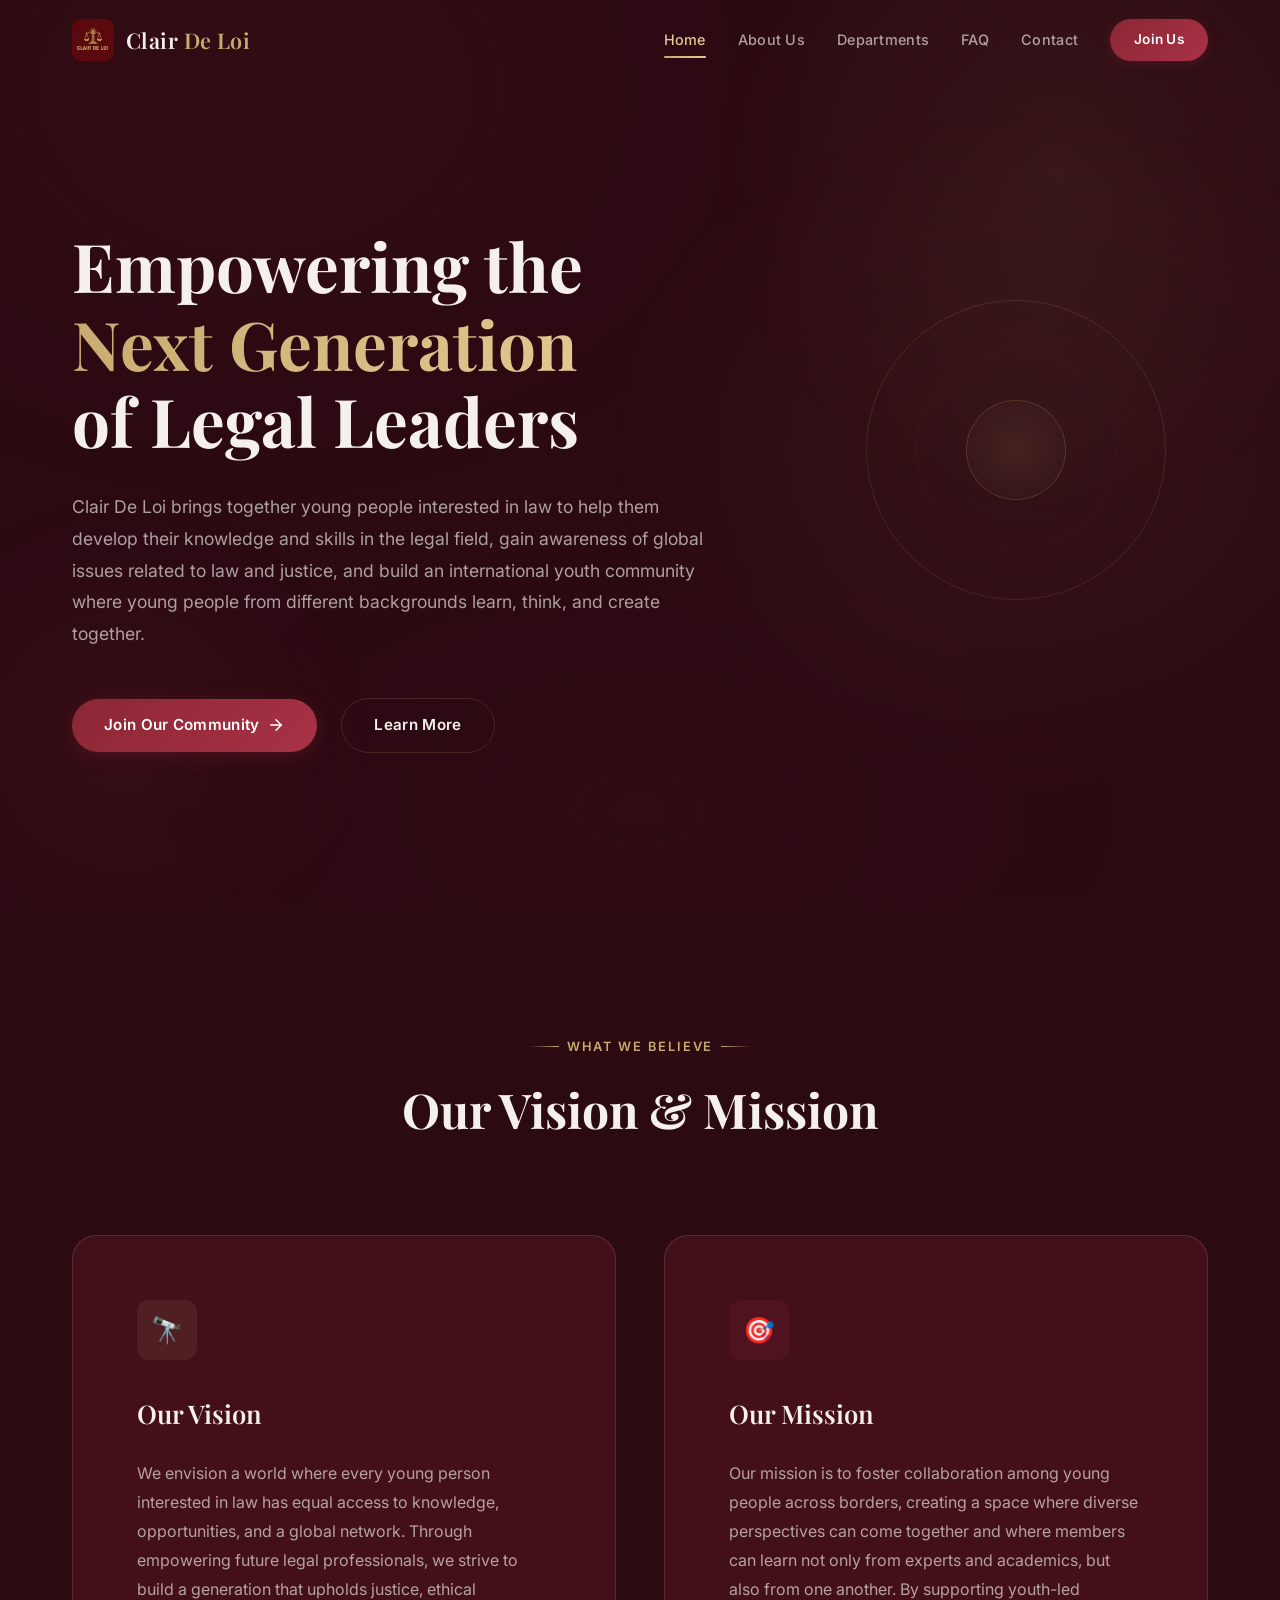
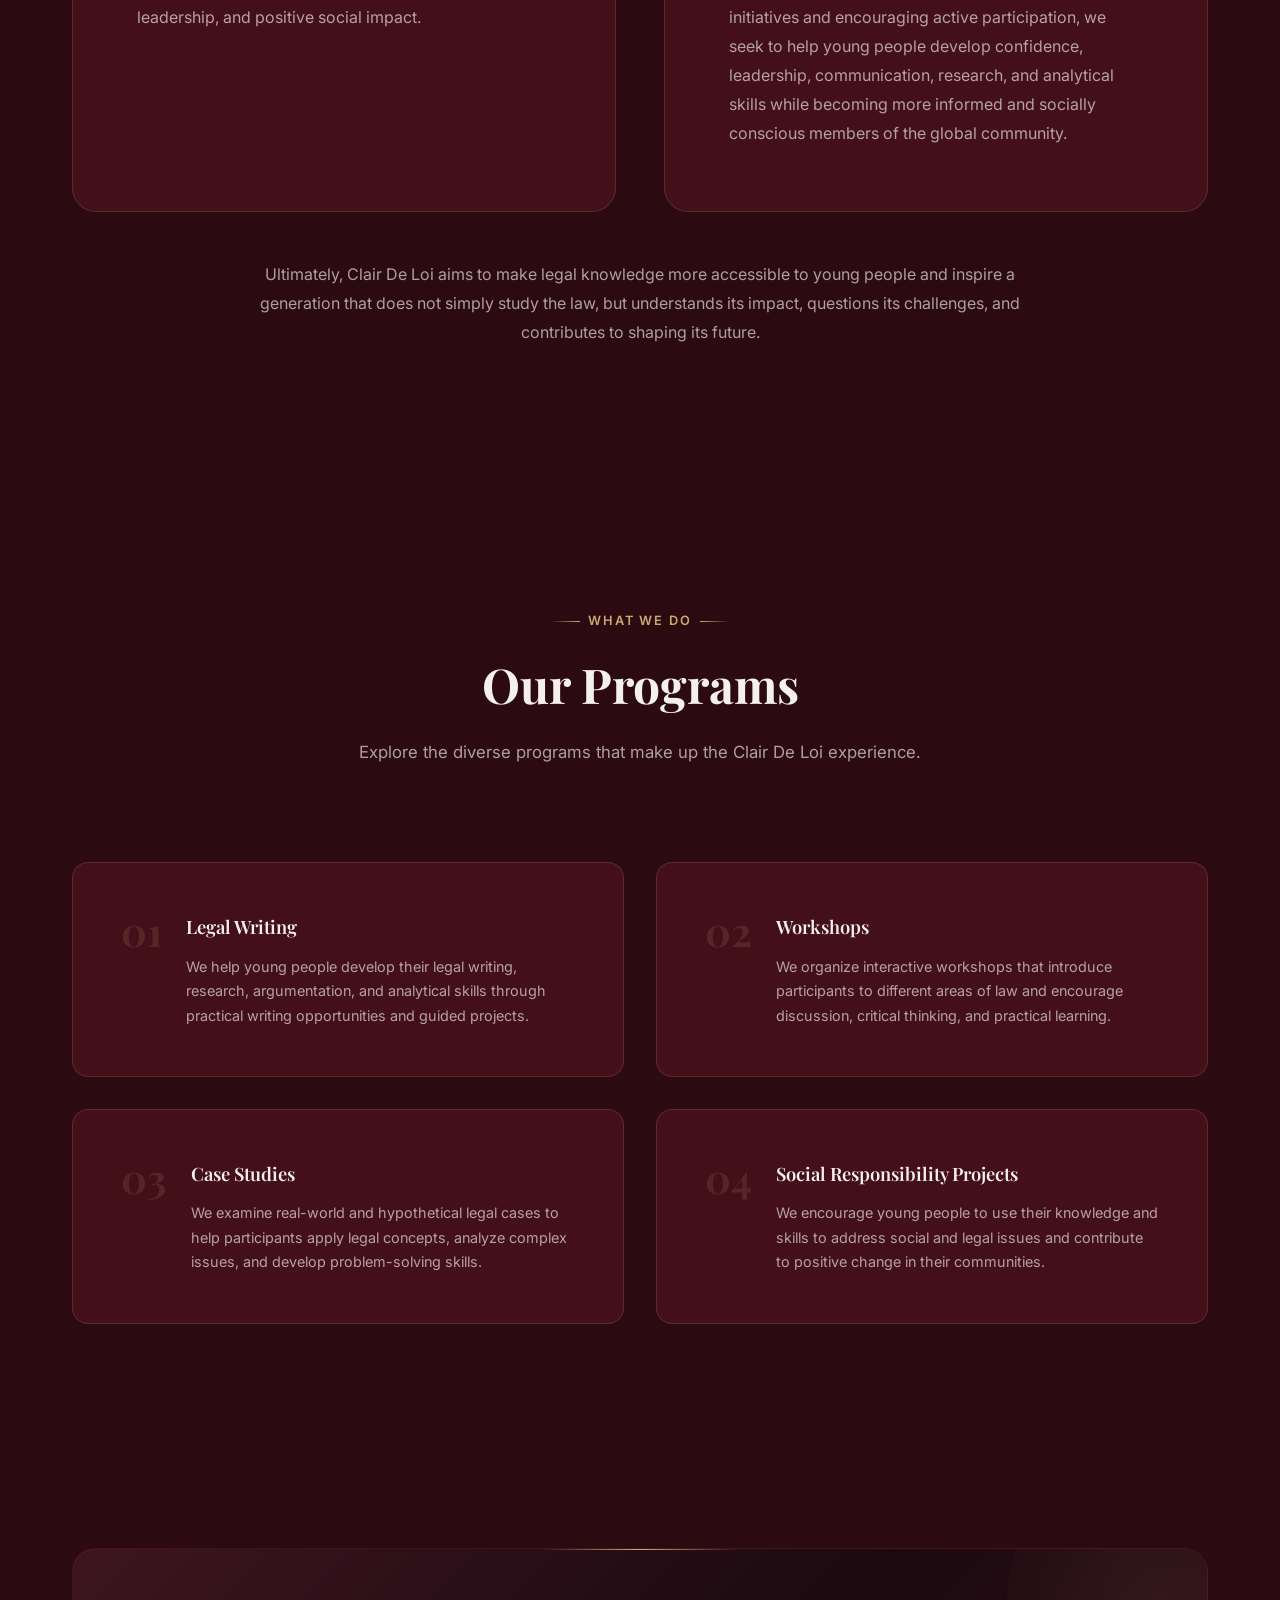
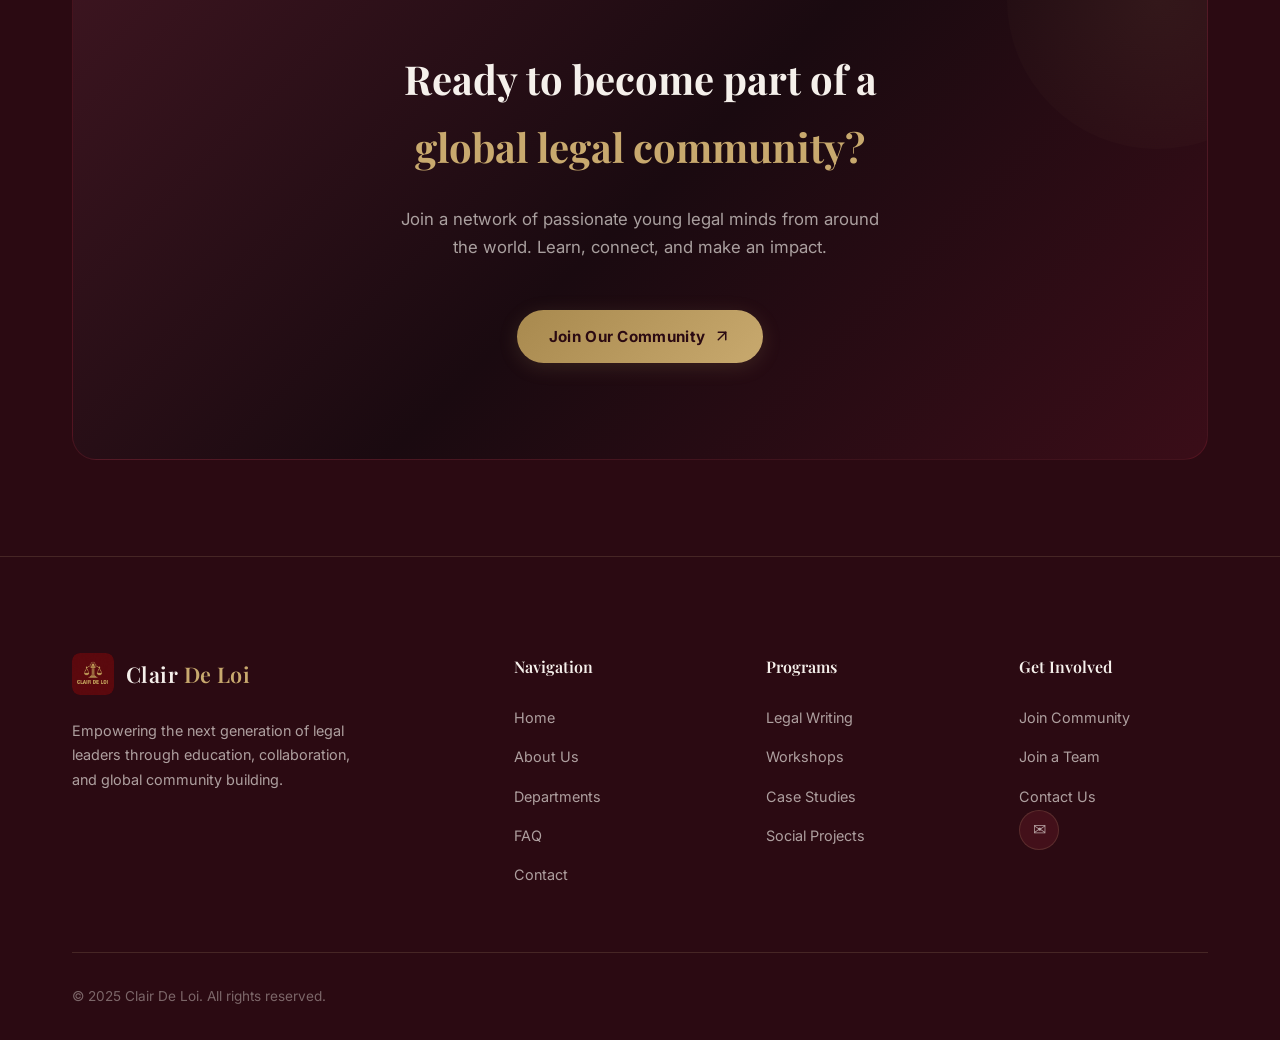
<file: index.html>
<!DOCTYPE html>
<html lang="en">
<head>
  <meta charset="UTF-8">
  <meta name="viewport" content="width=device-width, initial-scale=1.0">
  <meta name="description" content="Clair De Loi — Empowering the next generation of legal leaders. An international, youth-led legal community for learning, connecting, and creating together.">
  <title>Clair De Loi — Empowering the Next Generation of Legal Leaders</title>
  <link rel="stylesheet" href="css/styles.css">
</head>
<body>

  <!-- ========== NAVIGATION ========== -->
  <nav class="navbar" id="navbar">
    <div class="container">
      <a href="index.html" class="nav-logo">
        <div class="nav-logo-icon"><img src="images/logo.png" alt="Clair De Loi Logo"></div>
        <div class="nav-logo-text">Clair <span>De Loi</span></div>
      </a>

      <div class="nav-links" id="navLinks">
        <a href="index.html" class="active">Home</a>
        <a href="about.html">About Us</a>
        <a href="departments.html">Departments</a>
        <a href="faq.html">FAQ</a>
        <a href="contact.html">Contact</a>
        <a href="https://forms.gle/hQawfhRQhHeQdGXo9" target="_blank" rel="noopener" class="nav-cta">Join Us</a>
      </div>

      <div class="nav-toggle" id="navToggle">
        <span></span>
        <span></span>
        <span></span>
      </div>
    </div>
  </nav>

  <!-- ========== HERO ========== -->
  <section class="hero" id="hero">
    <div class="container">
      <div class="hero-content">
        <h1>
          Empowering the<br>
          <span class="highlight">Next Generation</span><br>
          of Legal Leaders
        </h1>
        <p class="hero-description">
          Clair De Loi brings together young people interested in law to help them develop their knowledge and skills in the legal field, gain awareness of global issues related to law and justice, and build an international youth community where young people from different backgrounds learn, think, and create together.
        </p>
        <div class="hero-actions">
          <a href="https://forms.gle/hQawfhRQhHeQdGXo9" target="_blank" rel="noopener" class="btn btn-primary" id="hero-join-btn">
            Join Our Community
            <svg xmlns="http://www.w3.org/2000/svg" width="18" height="18" viewBox="0 0 24 24" fill="none" stroke="currentColor" stroke-width="2" stroke-linecap="round" stroke-linejoin="round"><path d="M5 12h14"/><path d="m12 5 7 7-7 7"/></svg>
          </a>
          <a href="about.html" class="btn btn-secondary" id="hero-learn-btn">
            Learn More
          </a>
        </div>
      </div>

      <div class="hero-float" aria-hidden="true">
        <div class="float-circle"></div>
        <div class="float-circle"></div>
        <div class="float-circle"></div>
      </div>
    </div>
  </section>

  <!-- ========== VISION & MISSION ========== -->
  <section class="section" id="vision-mission">
    <div class="container">
      <div class="section-header reveal">
        <span class="section-label">What We Believe</span>
        <h2 class="section-title">Our Vision & Mission</h2>
      </div>

      <div class="vision-mission">
        <!-- Vision -->
        <div class="vm-card reveal reveal-delay-1">
          <div class="vm-icon">🔭</div>
          <h3>Our Vision</h3>
          <p>
            We envision a world where every young person interested in law has equal access to knowledge, opportunities, and a global network. Through empowering future legal professionals, we strive to build a generation that upholds justice, ethical leadership, and positive social impact.
          </p>
        </div>

        <!-- Mission -->
        <div class="vm-card reveal reveal-delay-2">
          <div class="vm-icon">🎯</div>
          <h3>Our Mission</h3>
          <p>
            Our mission is to foster collaboration among young people across borders, creating a space where diverse perspectives can come together and where members can learn not only from experts and academics, but also from one another. By supporting youth-led initiatives and encouraging active participation, we seek to help young people develop confidence, leadership, communication, research, and analytical skills while becoming more informed and socially conscious members of the global community.
          </p>
        </div>
      </div>

      <div class="reveal" style="max-width: 800px; margin: var(--space-2xl) auto 0; text-align: center;">
        <p style="color: var(--clr-text-secondary); font-size: 1rem; line-height: 1.8;">
          Ultimately, Clair De Loi aims to make legal knowledge more accessible to young people and inspire a generation that does not simply study the law, but understands its impact, questions its challenges, and contributes to shaping its future.
        </p>
      </div>
    </div>
  </section>

  <!-- ========== WHAT WE DO (PROGRAMS) ========== -->
  <section class="section" id="programs">
    <div class="container">
      <div class="section-header reveal">
        <span class="section-label">What We Do</span>
        <h2 class="section-title">Our Programs</h2>
        <p class="section-subtitle">Explore the diverse programs that make up the Clair De Loi experience.</p>
      </div>

      <div class="programs-grid">
        <div class="program-card reveal reveal-delay-1">
          <div class="program-number">01</div>
          <div>
            <h3>Legal Writing</h3>
            <p>We help young people develop their legal writing, research, argumentation, and analytical skills through practical writing opportunities and guided projects.</p>
          </div>
        </div>

        <div class="program-card reveal reveal-delay-2">
          <div class="program-number">02</div>
          <div>
            <h3>Workshops</h3>
            <p>We organize interactive workshops that introduce participants to different areas of law and encourage discussion, critical thinking, and practical learning.</p>
          </div>
        </div>

        <div class="program-card reveal reveal-delay-3">
          <div class="program-number">03</div>
          <div>
            <h3>Case Studies</h3>
            <p>We examine real-world and hypothetical legal cases to help participants apply legal concepts, analyze complex issues, and develop problem-solving skills.</p>
          </div>
        </div>

        <div class="program-card reveal reveal-delay-4">
          <div class="program-number">04</div>
          <div>
            <h3>Social Responsibility Projects</h3>
            <p>We encourage young people to use their knowledge and skills to address social and legal issues and contribute to positive change in their communities.</p>
          </div>
        </div>
      </div>
    </div>
  </section>

  <!-- ========== CTA BANNER ========== -->
  <section class="cta-banner">
    <div class="container">
      <div class="cta-inner reveal">
        <h2>Ready to become part of a<br><span class="text-gold">global legal community?</span></h2>
        <p>Join a network of passionate young legal minds from around the world. Learn, connect, and make an impact.</p>
        <a href="https://forms.gle/hQawfhRQhHeQdGXo9" target="_blank" rel="noopener" class="btn btn-gold" id="cta-join-btn">
          Join Our Community
          <svg xmlns="http://www.w3.org/2000/svg" width="18" height="18" viewBox="0 0 24 24" fill="none" stroke="currentColor" stroke-width="2" stroke-linecap="round" stroke-linejoin="round"><path d="M7 17L17 7"/><path d="M7 7h10v10"/></svg>
        </a>
      </div>
    </div>
  </section>

  <!-- ========== FOOTER ========== -->
  <footer class="footer">
    <div class="container">
      <div class="footer-grid">
        <div class="footer-brand">
          <a href="index.html" class="nav-logo">
            <div class="nav-logo-icon"><img src="images/logo.png" alt="Clair De Loi Logo"></div>
            <div class="nav-logo-text">Clair <span>De Loi</span></div>
          </a>
          <p>Empowering the next generation of legal leaders through education, collaboration, and global community building.</p>
        </div>

        <div class="footer-col">
          <h4>Navigation</h4>
          <ul>
            <li><a href="index.html">Home</a></li>
            <li><a href="about.html">About Us</a></li>
            <li><a href="departments.html">Departments</a></li>
            <li><a href="faq.html">FAQ</a></li>
            <li><a href="contact.html">Contact</a></li>
          </ul>
        </div>

        <div class="footer-col">
          <h4>Programs</h4>
          <ul>
            <li><a href="#programs">Legal Writing</a></li>
            <li><a href="#programs">Workshops</a></li>
            <li><a href="#programs">Case Studies</a></li>
            <li><a href="#programs">Social Projects</a></li>
          </ul>
        </div>

        <div class="footer-col">
          <h4>Get Involved</h4>
          <ul>
            <li><a href="https://forms.gle/hQawfhRQhHeQdGXo9" target="_blank" rel="noopener">Join Community</a></li>
            <li><a href="departments.html">Join a Team</a></li>
            <li><a href="contact.html">Contact Us</a></li>
          </ul>
            <div class="footer-socials">
  <a href="mailto:clairdeloi@gmail.com" title="Email" aria-label="Email">✉</a>
         </div>
        </div>
      </div>

      <div class="footer-bottom">
        <p>&copy; 2025 Clair De Loi. All rights reserved.</p>
        
      </div>
    </div>
  </footer>

  <script src="js/script.js"></script>
</body>
</html>
</file>
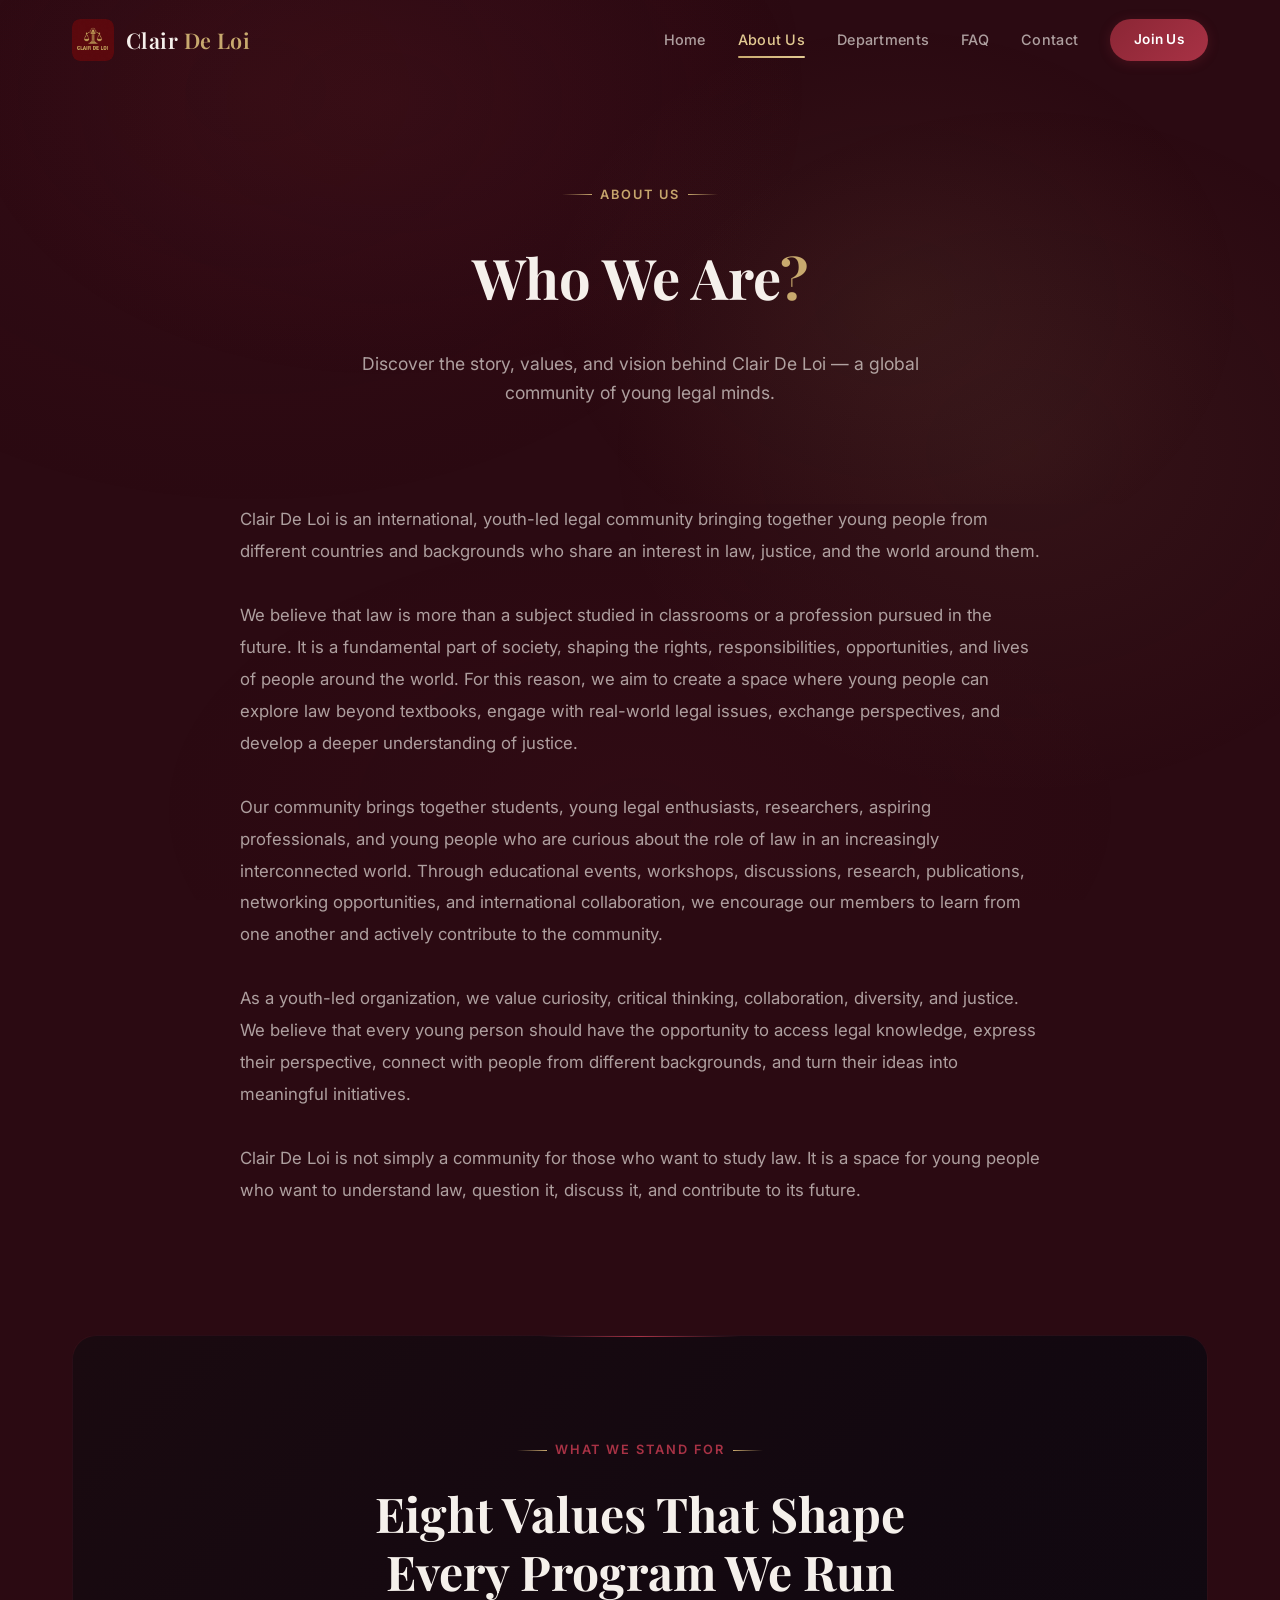
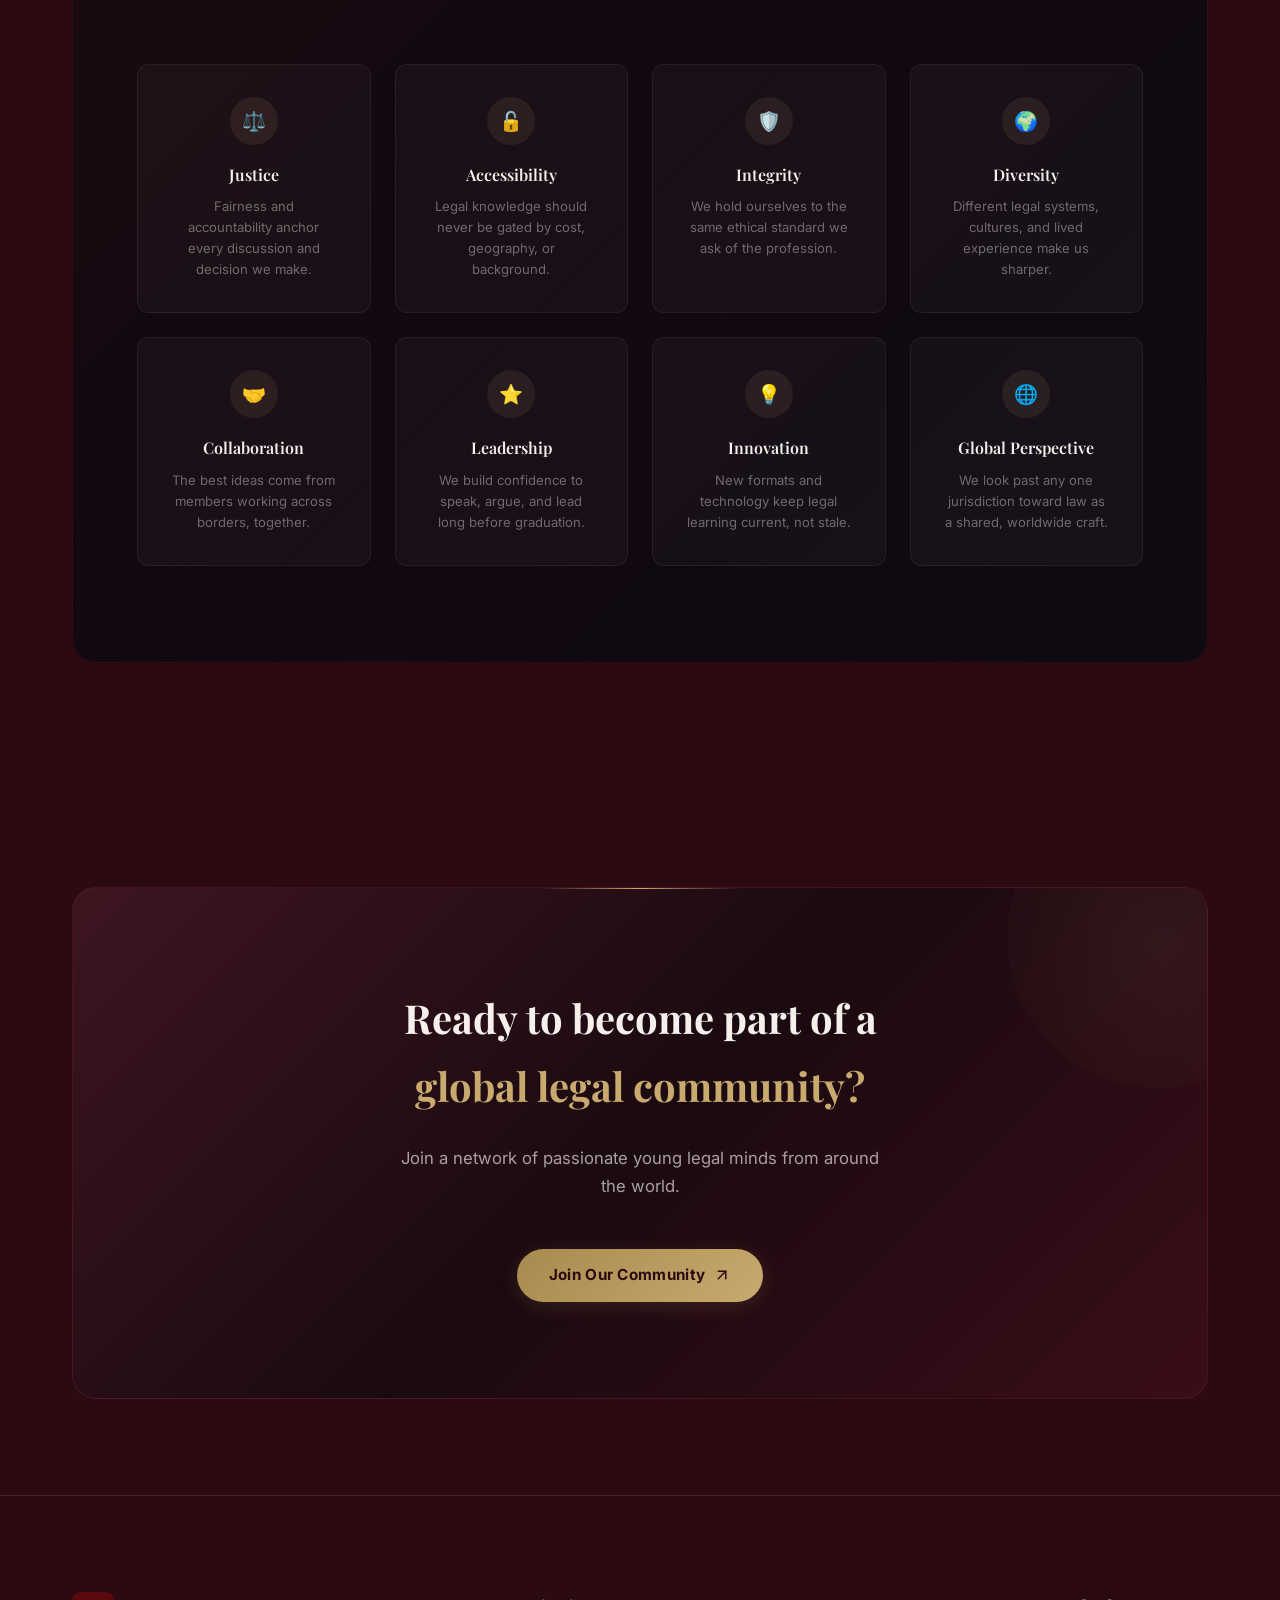
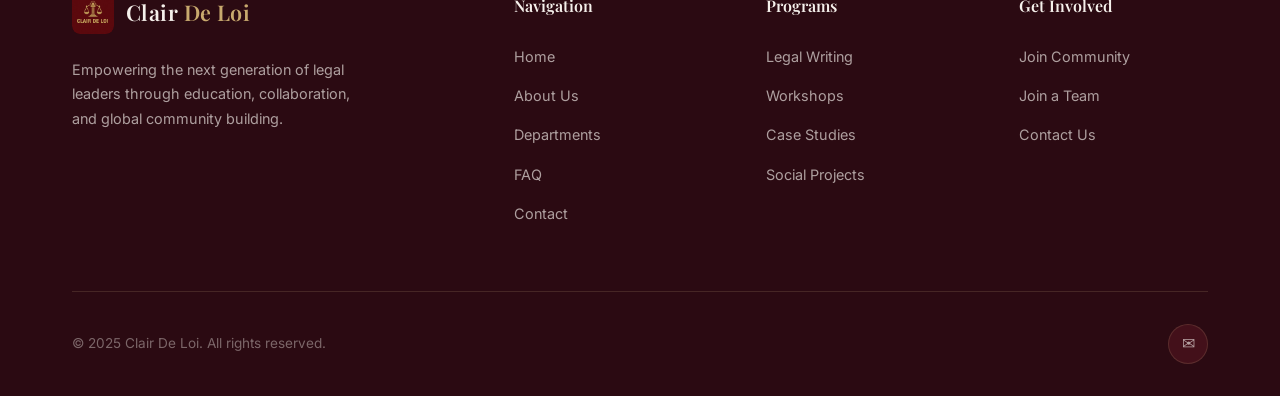
<file: about.html>
<!DOCTYPE html>
<html lang="en">
<head>
  <meta charset="UTF-8">
  <meta name="viewport" content="width=device-width, initial-scale=1.0">
  <meta name="description" content="Learn about Clair De Loi — an international, youth-led legal community bringing together young people from different countries and backgrounds.">
  <title>About Us — Clair De Loi</title>
  <link rel="stylesheet" href="css/styles.css">
</head>
<body>

  <!-- ========== NAVIGATION ========== -->
  <nav class="navbar" id="navbar">
    <div class="container">
      <a href="index.html" class="nav-logo">
        <div class="nav-logo-icon"><img src="images/logo.png" alt="Clair De Loi Logo"></div>
        <div class="nav-logo-text">Clair <span>De Loi</span></div>
      </a>

      <div class="nav-links" id="navLinks">
        <a href="index.html">Home</a>
        <a href="about.html" class="active">About Us</a>
        <a href="departments.html">Departments</a>
        <a href="faq.html">FAQ</a>
        <a href="contact.html">Contact</a>
        <a href="https://forms.gle/hQawfhRQhHeQdGXo9" target="_blank" rel="noopener" class="nav-cta">Join Us</a>
      </div>

      <div class="nav-toggle" id="navToggle">
        <span></span>
        <span></span>
        <span></span>
      </div>
    </div>
  </nav>

  <!-- ========== PAGE HEADER ========== -->
  <header class="page-header">
    <div class="container">
      <span class="section-label">About Us</span>
      <h1>Who We Are<span class="text-gold">?</span></h1>
      <p>Discover the story, values, and vision behind Clair De Loi — a global community of young legal minds.</p>
    </div>
  </header>

  <!-- ========== WHO WE ARE ========== -->
  <section class="section" style="padding-top: 0;">
    <div class="container">
      <div class="about-text-block reveal">
        <p>
          Clair De Loi is an international, youth-led legal community bringing together young people from different countries and backgrounds who share an interest in law, justice, and the world around them.
        </p>
        <p>
          We believe that law is more than a subject studied in classrooms or a profession pursued in the future. It is a fundamental part of society, shaping the rights, responsibilities, opportunities, and lives of people around the world. For this reason, we aim to create a space where young people can explore law beyond textbooks, engage with real-world legal issues, exchange perspectives, and develop a deeper understanding of justice.
        </p>
        <p>
          Our community brings together students, young legal enthusiasts, researchers, aspiring professionals, and young people who are curious about the role of law in an increasingly interconnected world. Through educational events, workshops, discussions, research, publications, networking opportunities, and international collaboration, we encourage our members to learn from one another and actively contribute to the community.
        </p>
        <p>
          As a youth-led organization, we value curiosity, critical thinking, collaboration, diversity, and justice. We believe that every young person should have the opportunity to access legal knowledge, express their perspective, connect with people from different backgrounds, and turn their ideas into meaningful initiatives.
        </p>
        <p>
          Clair De Loi is not simply a community for those who want to study law. It is a space for young people who want to understand law, question it, discuss it, and contribute to its future.
        </p>
      </div>
    </div>
  </section>

  <!-- ========== VALUES ========== -->
  <section class="section" style="padding-top: 0;">
    <div class="container">
      <div class="values-section reveal">
        <div class="values-header">
          <span class="section-label">What We Stand For</span>
          <h2 class="section-title" style="color: var(--clr-text-primary);">Eight Values That Shape<br>Every Program We Run</h2>
        </div>

        <div class="values-grid">
          <div class="value-card reveal reveal-delay-1">
            <div class="value-icon">⚖️</div>
            <h4>Justice</h4>
            <p>Fairness and accountability anchor every discussion and decision we make.</p>
          </div>

          <div class="value-card reveal reveal-delay-1">
            <div class="value-icon">🔓</div>
            <h4>Accessibility</h4>
            <p>Legal knowledge should never be gated by cost, geography, or background.</p>
          </div>

          <div class="value-card reveal reveal-delay-2">
            <div class="value-icon">🛡️</div>
            <h4>Integrity</h4>
            <p>We hold ourselves to the same ethical standard we ask of the profession.</p>
          </div>

          <div class="value-card reveal reveal-delay-2">
            <div class="value-icon">🌍</div>
            <h4>Diversity</h4>
            <p>Different legal systems, cultures, and lived experience make us sharper.</p>
          </div>

          <div class="value-card reveal reveal-delay-3">
            <div class="value-icon">🤝</div>
            <h4>Collaboration</h4>
            <p>The best ideas come from members working across borders, together.</p>
          </div>

          <div class="value-card reveal reveal-delay-3">
            <div class="value-icon">⭐</div>
            <h4>Leadership</h4>
            <p>We build confidence to speak, argue, and lead long before graduation.</p>
          </div>

          <div class="value-card reveal reveal-delay-4">
            <div class="value-icon">💡</div>
            <h4>Innovation</h4>
            <p>New formats and technology keep legal learning current, not stale.</p>
          </div>

          <div class="value-card reveal reveal-delay-4">
            <div class="value-icon">🌐</div>
            <h4>Global Perspective</h4>
            <p>We look past any one jurisdiction toward law as a shared, worldwide craft.</p>
          </div>
        </div>
      </div>
    </div>
  </section>

  <!-- ========== CTA BANNER ========== -->
  <section class="cta-banner">
    <div class="container">
      <div class="cta-inner reveal">
        <h2>Ready to become part of a<br><span class="text-gold">global legal community?</span></h2>
        <p>Join a network of passionate young legal minds from around the world.</p>
        <a href="https://forms.gle/hQawfhRQhHeQdGXo9" target="_blank" rel="noopener" class="btn btn-gold" id="about-cta-join-btn">
          Join Our Community
          <svg xmlns="http://www.w3.org/2000/svg" width="18" height="18" viewBox="0 0 24 24" fill="none" stroke="currentColor" stroke-width="2" stroke-linecap="round" stroke-linejoin="round"><path d="M7 17L17 7"/><path d="M7 7h10v10"/></svg>
        </a>
      </div>
    </div>
  </section>

  <!-- ========== FOOTER ========== -->
  <footer class="footer">
    <div class="container">
      <div class="footer-grid">
        <div class="footer-brand">
          <a href="index.html" class="nav-logo">
            <div class="nav-logo-icon"><img src="images/logo.png" alt="Clair De Loi Logo"></div>
            <div class="nav-logo-text">Clair <span>De Loi</span></div>
          </a>
          <p>Empowering the next generation of legal leaders through education, collaboration, and global community building.</p>
        </div>

        <div class="footer-col">
          <h4>Navigation</h4>
          <ul>
            <li><a href="index.html">Home</a></li>
            <li><a href="about.html">About Us</a></li>
            <li><a href="departments.html">Departments</a></li>
            <li><a href="faq.html">FAQ</a></li>
            <li><a href="contact.html">Contact</a></li>
          </ul>
        </div>

        <div class="footer-col">
          <h4>Programs</h4>
          <ul>
            <li><a href="index.html#programs">Legal Writing</a></li>
            <li><a href="index.html#programs">Workshops</a></li>
            <li><a href="index.html#programs">Case Studies</a></li>
            <li><a href="index.html#programs">Social Projects</a></li>
          </ul>
        </div>

        <div class="footer-col">
          <h4>Get Involved</h4>
          <ul>
            <li><a href="https://forms.gle/hQawfhRQhHeQdGXo9" target="_blank" rel="noopener">Join Community</a></li>
            <li><a href="departments.html">Join a Team</a></li>
            <li><a href="contact.html">Contact Us</a></li>
          </ul>
        </div>
      </div>

      <div class="footer-bottom">
        <p>&copy; 2025 Clair De Loi. All rights reserved.</p>
        <div class="footer-socials">
          <a href="mailto:clairdeloi@gmail.com" title="Email" aria-label="Email">✉</a>
        </div>
      </div>
    </div>
  </footer>

  <script src="js/script.js"></script>
</body>
</html>
</file>
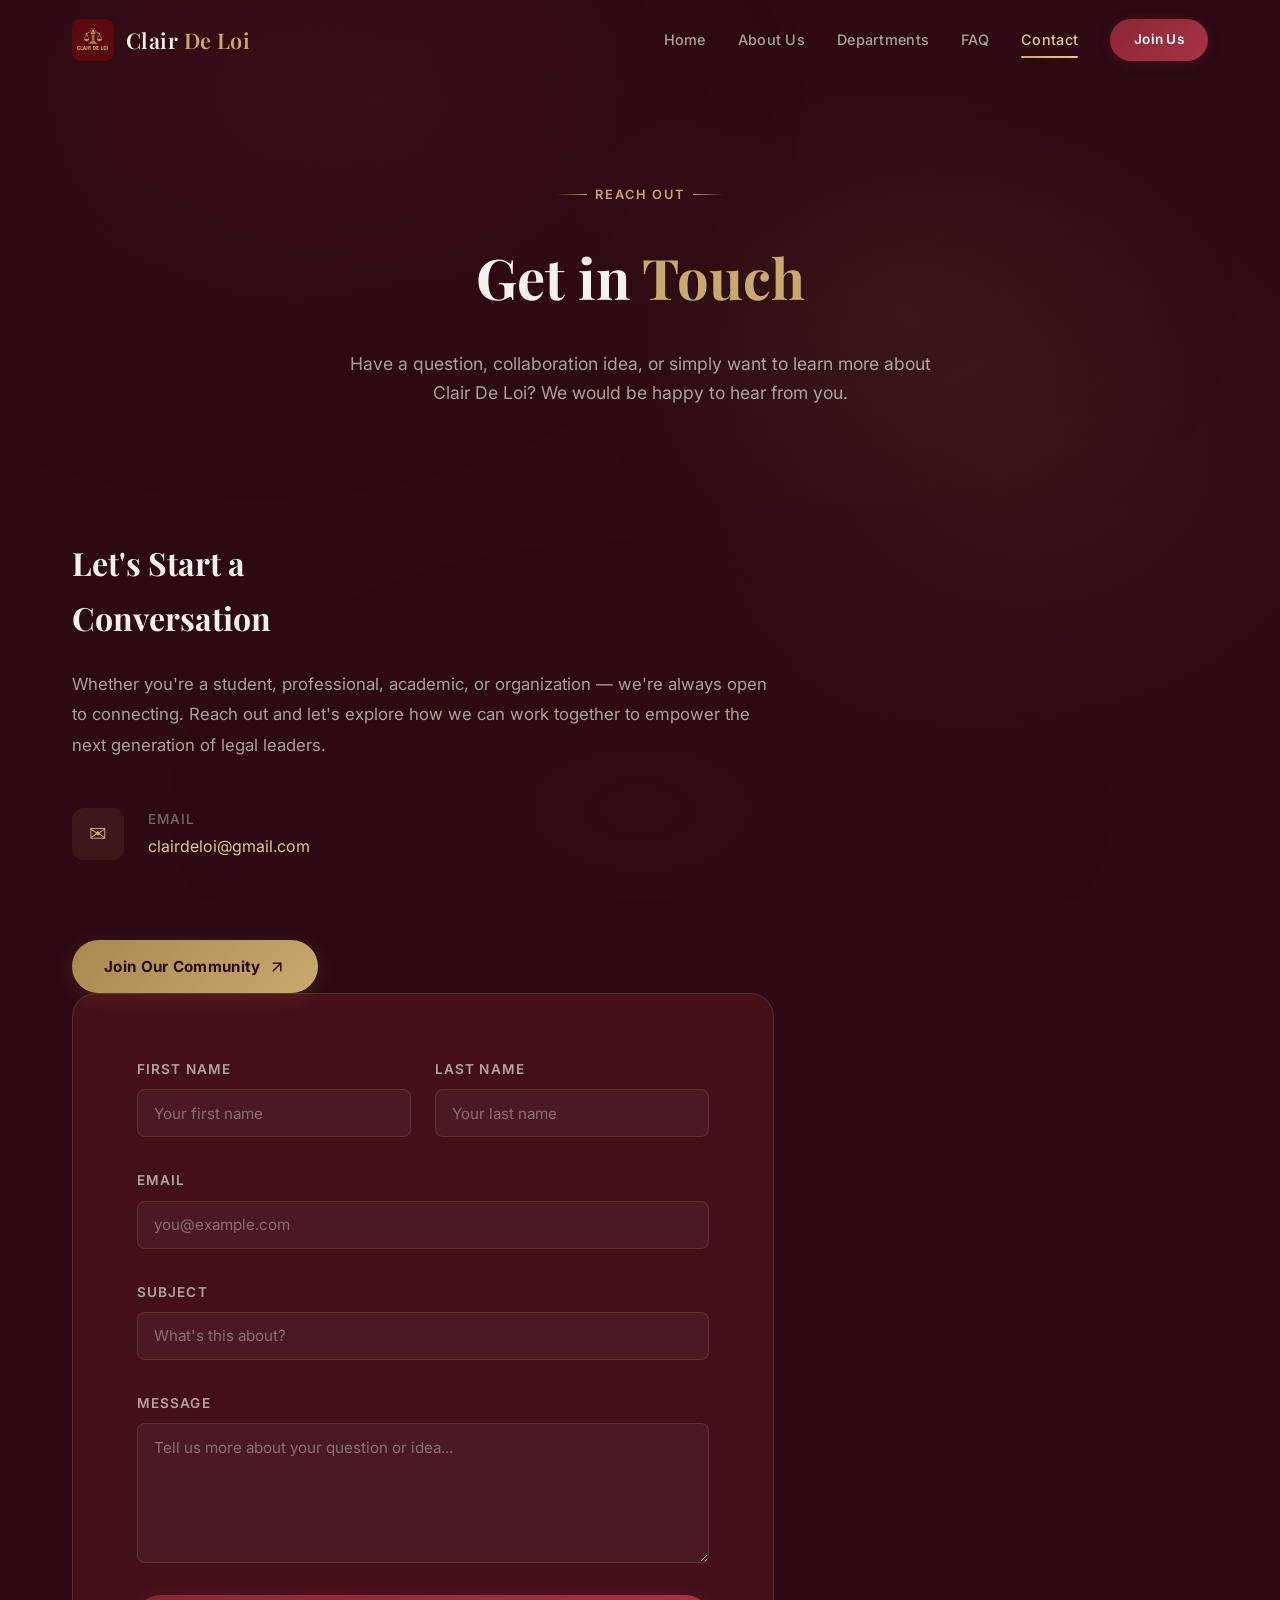
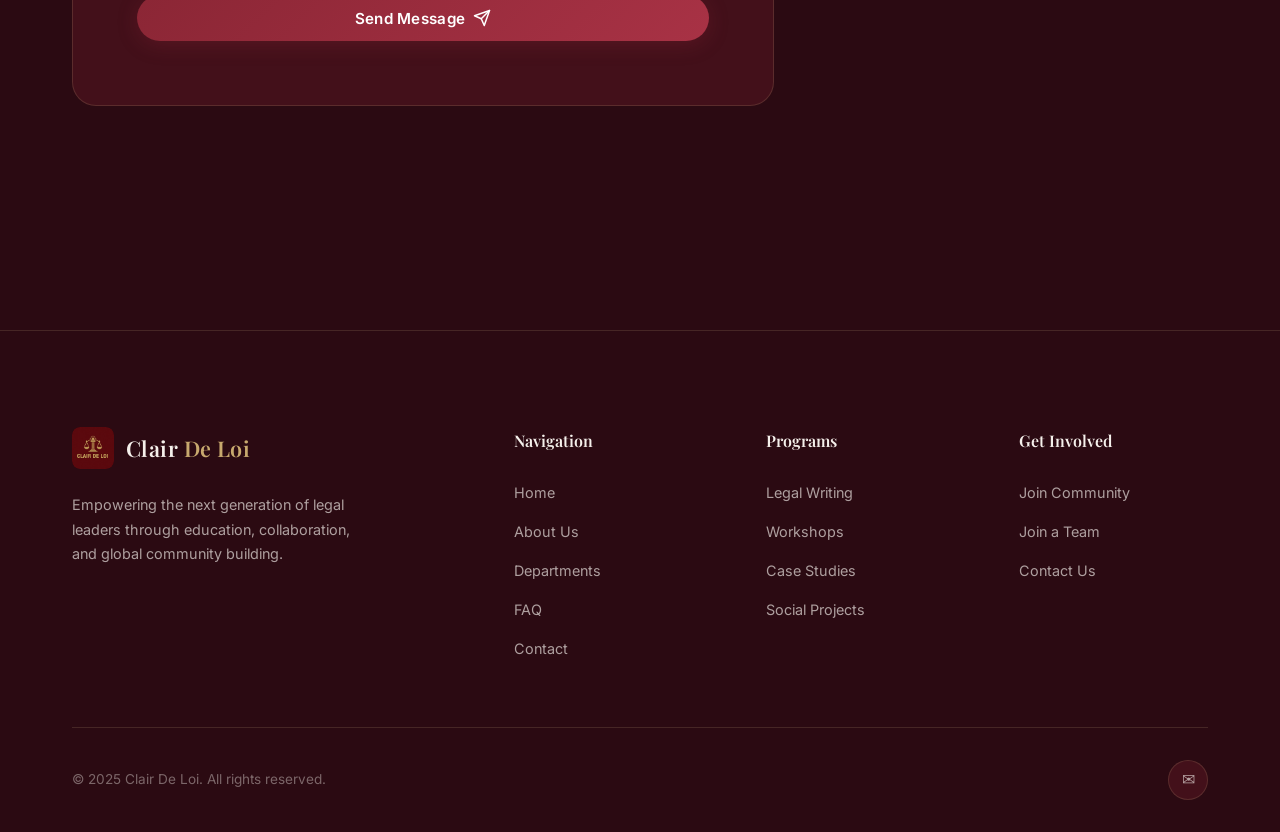
<file: contact.html>
<!DOCTYPE html>
<html lang="en">
<head>
  <meta charset="UTF-8">
  <meta name="viewport" content="width=device-width, initial-scale=1.0">
  <meta name="description" content="Get in touch with Clair De Loi. Have a question, collaboration idea, or want to learn more? We'd love to hear from you.">
  <title>Contact — Clair De Loi</title>
  <link rel="stylesheet" href="css/styles.css">
</head>
<body>

  <!-- ========== NAVIGATION ========== -->
  <nav class="navbar" id="navbar">
    <div class="container">
      <a href="index.html" class="nav-logo">
        <div class="nav-logo-icon"><img src="images/logo.png" alt="Clair De Loi Logo"></div>
        <div class="nav-logo-text">Clair <span>De Loi</span></div>
      </a>

      <div class="nav-links" id="navLinks">
        <a href="index.html">Home</a>
        <a href="about.html">About Us</a>
        <a href="departments.html">Departments</a>
        <a href="faq.html">FAQ</a>
        <a href="contact.html" class="active">Contact</a>
        <a href="https://forms.gle/hQawfhRQhHeQdGXo9" target="_blank" rel="noopener" class="nav-cta">Join Us</a>
      </div>

      <div class="nav-toggle" id="navToggle">
        <span></span>
        <span></span>
        <span></span>
      </div>
    </div>
  </nav>

  <!-- ========== PAGE HEADER ========== -->
  <header class="page-header">
    <div class="container">
      <span class="section-label">Reach Out</span>
      <h1>Get in <span class="text-gold">Touch</span></h1>
      <p>Have a question, collaboration idea, or simply want to learn more about Clair De Loi? We would be happy to hear from you.</p>
    </div>
  </header>

  <!-- ========== CONTACT SECTION ========== -->
  <section class="section" style="padding-top: 0;">
    <div class="container">
      <div class="contact-layout">

        <!-- Contact Info -->
        <div class="contact-info reveal">
          <h2>Let's Start a<br>Conversation</h2>
          <p>
            Whether you're a student, professional, academic, or organization — we're always open to connecting. Reach out and let's explore how we can work together to empower the next generation of legal leaders.
          </p>

          <div class="contact-details">
            <div class="contact-item">
              <div class="contact-item-icon">✉</div>
              <div class="contact-item-text">
                <h4>Email</h4>
                <p><a href="mailto:clairdeloi@gmail.com">clairdeloi@gmail.com</a></p>
              </div>
            </div>

           

          <div style="margin-top: var(--space-2xl);">
            <a href="https://forms.gle/hQawfhRQhHeQdGXo9" target="_blank" rel="noopener" class="btn btn-gold" id="contact-join-btn">
              Join Our Community
              <svg xmlns="http://www.w3.org/2000/svg" width="18" height="18" viewBox="0 0 24 24" fill="none" stroke="currentColor" stroke-width="2" stroke-linecap="round" stroke-linejoin="round"><path d="M7 17L17 7"/><path d="M7 7h10v10"/></svg>
            </a>
          </div>
        </div>

        <!-- Contact Form -->
        <div class="contact-form-wrapper reveal reveal-delay-2">
          <form class="contact-form" id="contactForm">
            <div class="form-row">
              <div class="form-group">
                <label for="firstName">First Name</label>
                <input type="text" id="firstName" name="firstName" placeholder="Your first name" required>
              </div>
              <div class="form-group">
                <label for="lastName">Last Name</label>
                <input type="text" id="lastName" name="lastName" placeholder="Your last name" required>
              </div>
            </div>

            <div class="form-group">
              <label for="email">Email</label>
              <input type="email" id="email" name="email" placeholder="you@example.com" required>
            </div>

            <div class="form-group">
              <label for="subject">Subject</label>
              <input type="text" id="subject" name="subject" placeholder="What's this about?" required>
            </div>

            <div class="form-group">
              <label for="message">Message</label>
              <textarea id="message" name="message" placeholder="Tell us more about your question or idea..." required></textarea>
            </div>

            <button type="submit" class="btn btn-primary" id="contact-submit-btn" style="width: 100%;">
              Send Message
              <svg xmlns="http://www.w3.org/2000/svg" width="18" height="18" viewBox="0 0 24 24" fill="none" stroke="currentColor" stroke-width="2" stroke-linecap="round" stroke-linejoin="round"><path d="m22 2-7 20-4-9-9-4Z"/><path d="M22 2 11 13"/></svg>
            </button>
          </form>
        </div>

      </div>
    </div>
  </section>

  <!-- ========== FOOTER ========== -->
  <footer class="footer">
    <div class="container">
      <div class="footer-grid">
        <div class="footer-brand">
          <a href="index.html" class="nav-logo">
            <div class="nav-logo-icon"><img src="images/logo.png" alt="Clair De Loi Logo"></div>
            <div class="nav-logo-text">Clair <span>De Loi</span></div>
          </a>
          <p>Empowering the next generation of legal leaders through education, collaboration, and global community building.</p>
        </div>

        <div class="footer-col">
          <h4>Navigation</h4>
          <ul>
            <li><a href="index.html">Home</a></li>
            <li><a href="about.html">About Us</a></li>
            <li><a href="departments.html">Departments</a></li>
            <li><a href="faq.html">FAQ</a></li>
            <li><a href="contact.html">Contact</a></li>
          </ul>
        </div>

        <div class="footer-col">
          <h4>Programs</h4>
          <ul>
            <li><a href="index.html#programs">Legal Writing</a></li>
            <li><a href="index.html#programs">Workshops</a></li>
            <li><a href="index.html#programs">Case Studies</a></li>
            <li><a href="index.html#programs">Social Projects</a></li>
          </ul>
        </div>

        <div class="footer-col">
          <h4>Get Involved</h4>
          <ul>
            <li><a href="https://forms.gle/hQawfhRQhHeQdGXo9" target="_blank" rel="noopener">Join Community</a></li>
            <li><a href="departments.html">Join a Team</a></li>
            <li><a href="contact.html">Contact Us</a></li>
          </ul>
        </div>
      </div>

      <div class="footer-bottom">
        <p>&copy; 2025 Clair De Loi. All rights reserved.</p>
        <div class="footer-socials">
          <a href="mailto:clairdeloi@gmail.com" title="Email" aria-label="Email">✉</a>
        </div>
      </div>
    </div>
  </footer>

  <script src="js/script.js"></script>
</body>
</html>
</file>
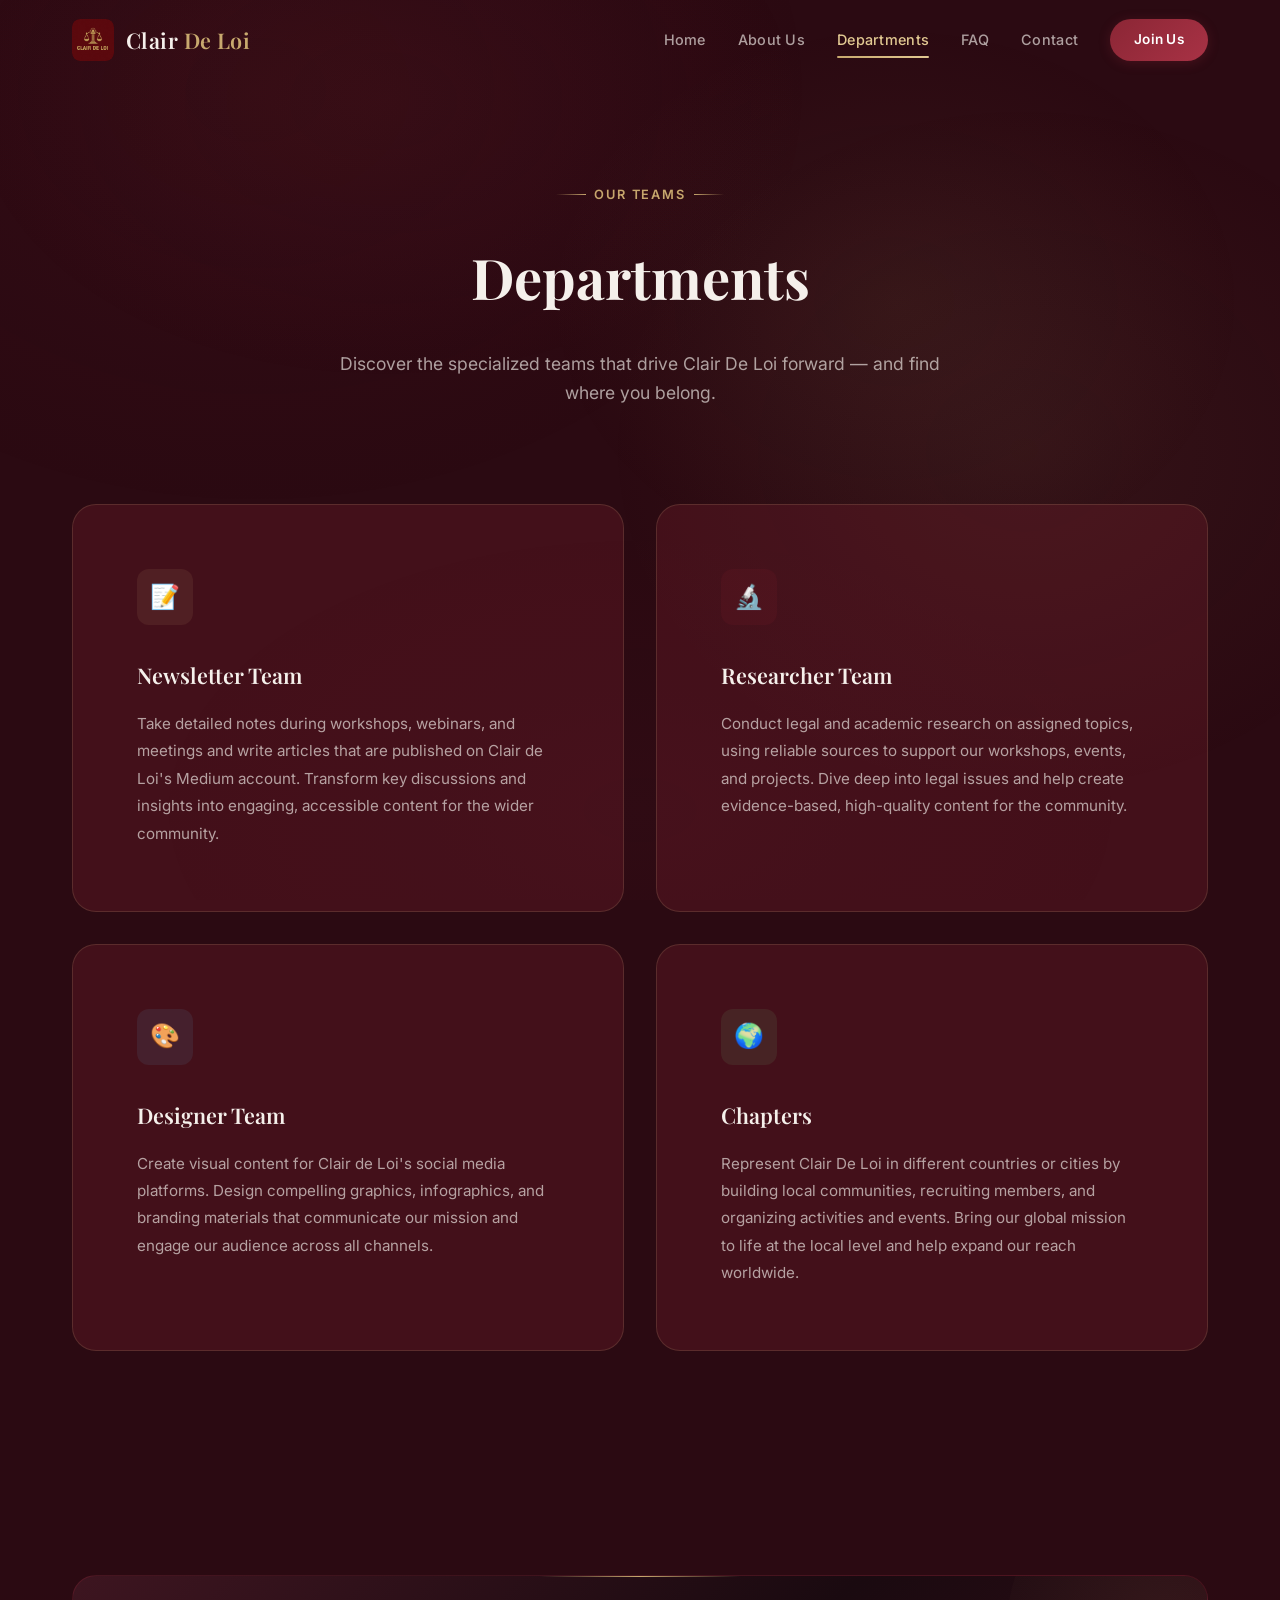
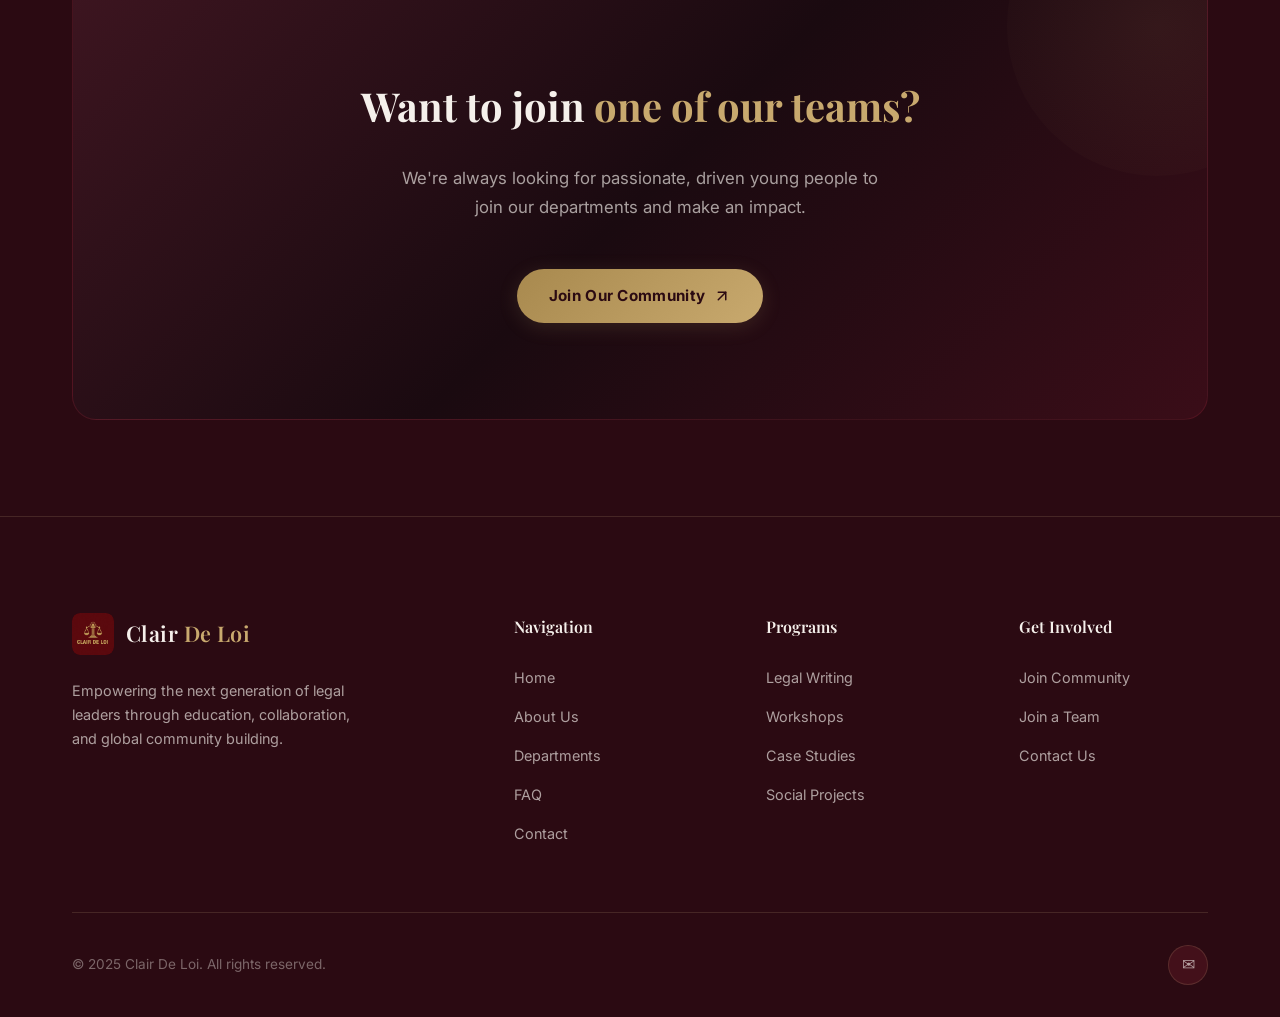
<file: departments.html>
<!DOCTYPE html>
<html lang="en">
<head>
  <meta charset="UTF-8">
  <meta name="viewport" content="width=device-width, initial-scale=1.0">
  <meta name="description" content="Explore the departments of Clair De Loi — Newsletter Team, Researcher Team, Designer Team, and Chapters around the world.">
  <title>Departments — Clair De Loi</title>
  <link rel="stylesheet" href="css/styles.css">
</head>
<body>

  <!-- ========== NAVIGATION ========== -->
  <nav class="navbar" id="navbar">
    <div class="container">
      <a href="index.html" class="nav-logo">
        <div class="nav-logo-icon"><img src="images/logo.png" alt="Clair De Loi Logo"></div>
        <div class="nav-logo-text">Clair <span>De Loi</span></div>
      </a>

      <div class="nav-links" id="navLinks">
        <a href="index.html">Home</a>
        <a href="about.html">About Us</a>
        <a href="departments.html" class="active">Departments</a>
        <a href="faq.html">FAQ</a>
        <a href="contact.html">Contact</a>
        <a href="https://forms.gle/hQawfhRQhHeQdGXo9" target="_blank" rel="noopener" class="nav-cta">Join Us</a>
      </div>

      <div class="nav-toggle" id="navToggle">
        <span></span>
        <span></span>
        <span></span>
      </div>
    </div>
  </nav>

  <!-- ========== PAGE HEADER ========== -->
  <header class="page-header">
    <div class="container">
      <span class="section-label">Our Teams</span>
      <h1>Departments</h1>
      <p>Discover the specialized teams that drive Clair De Loi forward — and find where you belong.</p>
    </div>
  </header>

  <!-- ========== DEPARTMENTS GRID ========== -->
  <section class="section" style="padding-top: 0;">
    <div class="container">
      <div class="dept-grid">

        <!-- Newsletter Team -->
        <div class="dept-card reveal reveal-delay-1">
          <div class="dept-icon">📝</div>
          <h3>Newsletter Team</h3>
          <p>Take detailed notes during workshops, webinars, and meetings and write articles that are published on Clair de Loi's Medium account. Transform key discussions and insights into engaging, accessible content for the wider community.</p>
        </div>

        <!-- Researcher Team -->
        <div class="dept-card reveal reveal-delay-2">
          <div class="dept-icon">🔬</div>
          <h3>Researcher Team</h3>
          <p>Conduct legal and academic research on assigned topics, using reliable sources to support our workshops, events, and projects. Dive deep into legal issues and help create evidence-based, high-quality content for the community.</p>
        </div>

        <!-- Designer Team -->
        <div class="dept-card reveal reveal-delay-3">
          <div class="dept-icon">🎨</div>
          <h3>Designer Team</h3>
          <p>Create visual content for Clair de Loi's social media platforms. Design compelling graphics, infographics, and branding materials that communicate our mission and engage our audience across all channels.</p>
        </div>

        <!-- Chapters -->
        <div class="dept-card reveal reveal-delay-4">
          <div class="dept-icon">🌍</div>
          <h3>Chapters</h3>
          <p>Represent Clair De Loi in different countries or cities by building local communities, recruiting members, and organizing activities and events. Bring our global mission to life at the local level and help expand our reach worldwide.</p>
        </div>

      </div>
    </div>
  </section>

  <!-- ========== CTA BANNER ========== -->
  <section class="cta-banner">
    <div class="container">
      <div class="cta-inner reveal">
        <h2>Want to join <span class="text-gold">one of our teams?</span></h2>
        <p>We're always looking for passionate, driven young people to join our departments and make an impact.</p>
        <a href="https://forms.gle/hQawfhRQhHeQdGXo9" target="_blank" rel="noopener" class="btn btn-gold" id="dept-cta-join-btn">
          Join Our Community
          <svg xmlns="http://www.w3.org/2000/svg" width="18" height="18" viewBox="0 0 24 24" fill="none" stroke="currentColor" stroke-width="2" stroke-linecap="round" stroke-linejoin="round"><path d="M7 17L17 7"/><path d="M7 7h10v10"/></svg>
        </a>
      </div>
    </div>
  </section>

  <!-- ========== FOOTER ========== -->
  <footer class="footer">
    <div class="container">
      <div class="footer-grid">
        <div class="footer-brand">
          <a href="index.html" class="nav-logo">
            <div class="nav-logo-icon"><img src="images/logo.png" alt="Clair De Loi Logo"></div>
            <div class="nav-logo-text">Clair <span>De Loi</span></div>
          </a>
          <p>Empowering the next generation of legal leaders through education, collaboration, and global community building.</p>
        </div>

        <div class="footer-col">
          <h4>Navigation</h4>
          <ul>
            <li><a href="index.html">Home</a></li>
            <li><a href="about.html">About Us</a></li>
            <li><a href="departments.html">Departments</a></li>
            <li><a href="faq.html">FAQ</a></li>
            <li><a href="contact.html">Contact</a></li>
          </ul>
        </div>

        <div class="footer-col">
          <h4>Programs</h4>
          <ul>
            <li><a href="index.html#programs">Legal Writing</a></li>
            <li><a href="index.html#programs">Workshops</a></li>
            <li><a href="index.html#programs">Case Studies</a></li>
            <li><a href="index.html#programs">Social Projects</a></li>
          </ul>
        </div>

        <div class="footer-col">
          <h4>Get Involved</h4>
          <ul>
            <li><a href="https://forms.gle/hQawfhRQhHeQdGXo9" target="_blank" rel="noopener">Join Community</a></li>
            <li><a href="departments.html">Join a Team</a></li>
            <li><a href="contact.html">Contact Us</a></li>
          </ul>
        </div>
      </div>

      <div class="footer-bottom">
        <p>&copy; 2025 Clair De Loi. All rights reserved.</p>
        <div class="footer-socials">
          <a href="mailto:clairdeloi@gmail.com" title="Email" aria-label="Email">✉</a>
        </div>
      </div>
    </div>
  </footer>

  <script src="js/script.js"></script>
</body>
</html>
</file>
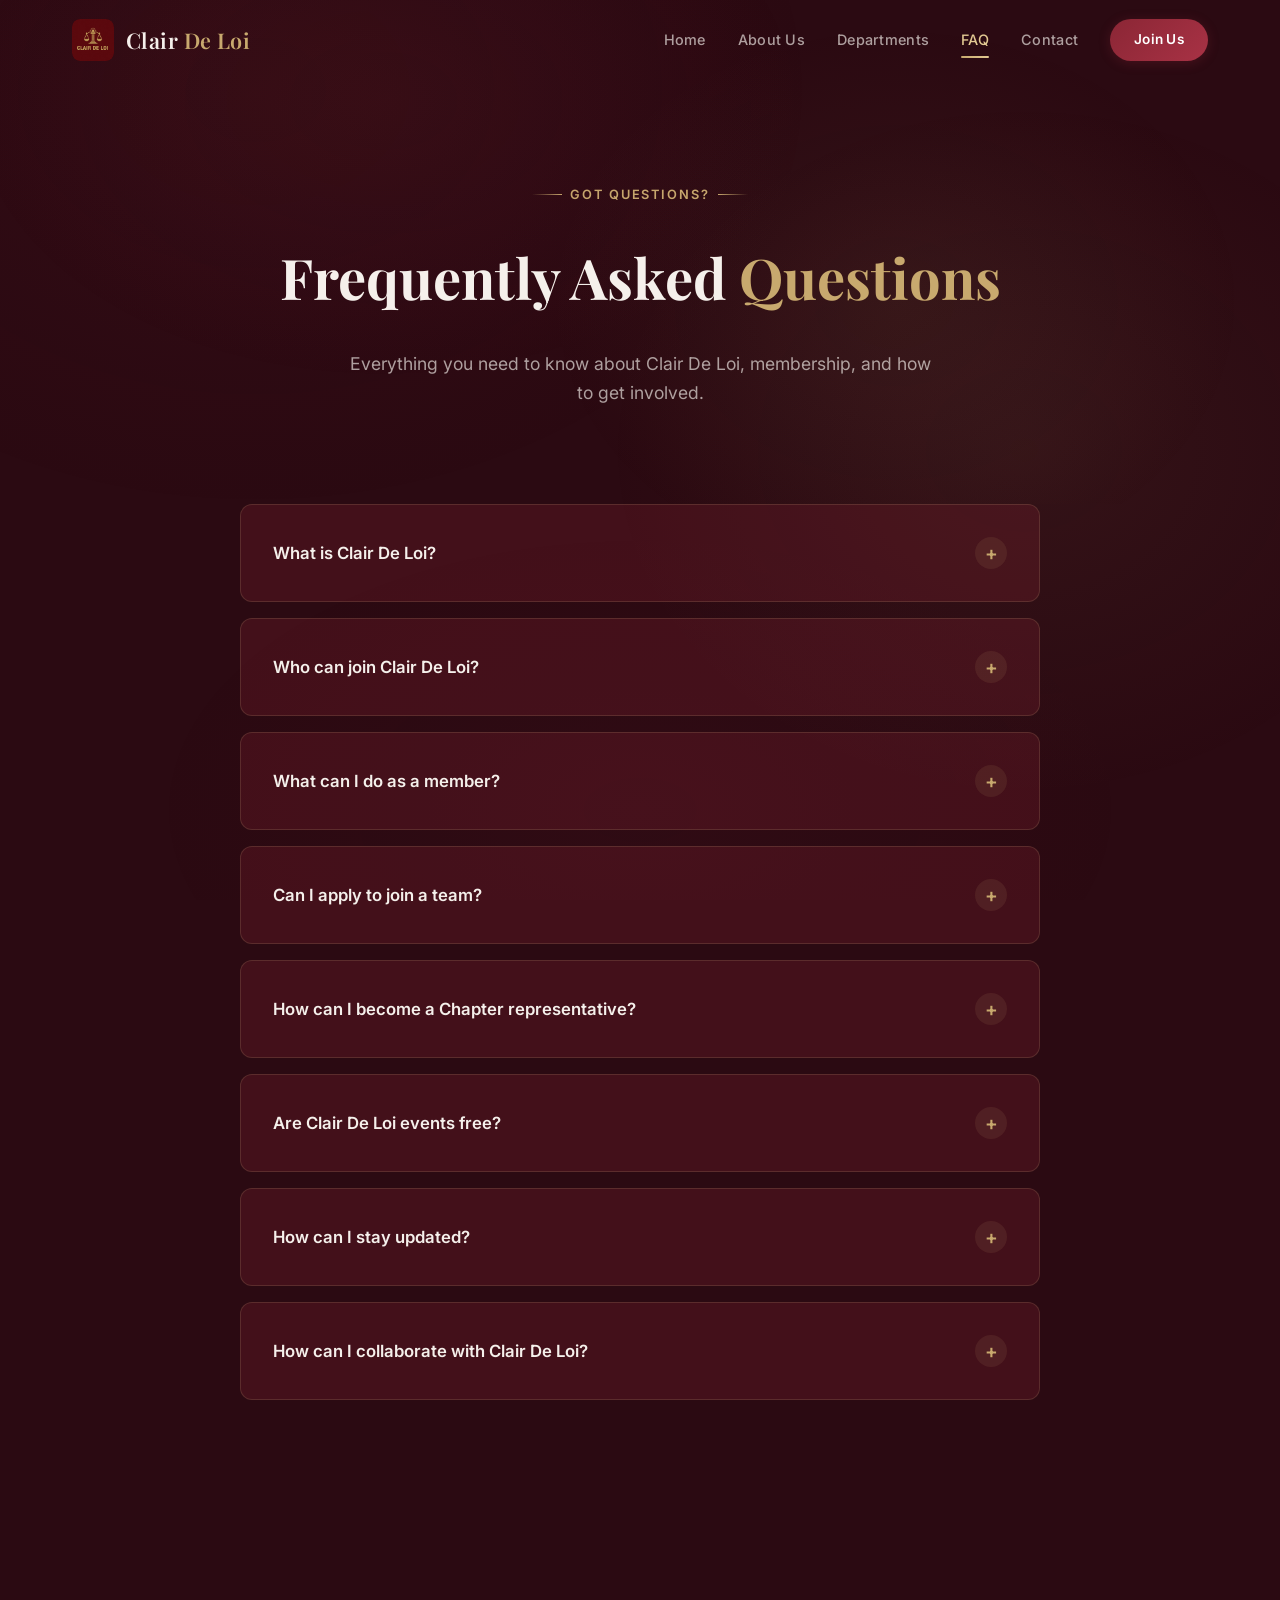
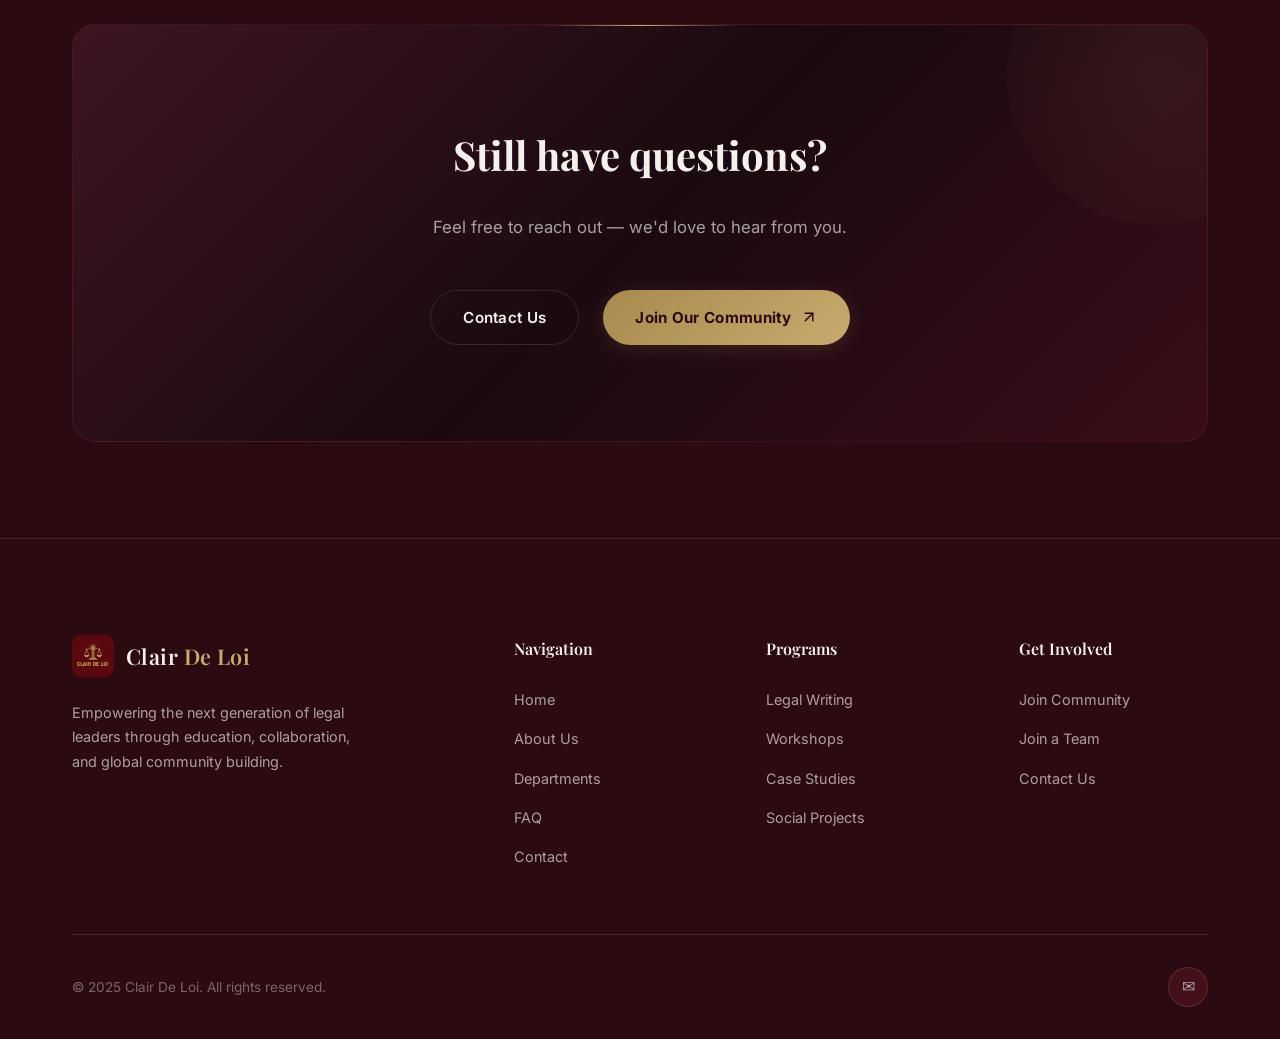
<file: faq.html>
<!DOCTYPE html>
<html lang="en">
<head>
  <meta charset="UTF-8">
  <meta name="viewport" content="width=device-width, initial-scale=1.0">
  <meta name="description" content="Frequently asked questions about Clair De Loi — membership, events, teams, chapters, and how to get involved.">
  <title>FAQ — Clair De Loi</title>
  <link rel="stylesheet" href="css/styles.css">
</head>
<body>

  <!-- ========== NAVIGATION ========== -->
  <nav class="navbar" id="navbar">
    <div class="container">
      <a href="index.html" class="nav-logo">
        <div class="nav-logo-icon"><img src="images/logo.png" alt="Clair De Loi Logo"></div>
        <div class="nav-logo-text">Clair <span>De Loi</span></div>
      </a>

      <div class="nav-links" id="navLinks">
        <a href="index.html">Home</a>
        <a href="about.html">About Us</a>
        <a href="departments.html">Departments</a>
        <a href="faq.html" class="active">FAQ</a>
        <a href="contact.html">Contact</a>
        <a href="https://forms.gle/hQawfhRQhHeQdGXo9" target="_blank" rel="noopener" class="nav-cta">Join Us</a>
      </div>

      <div class="nav-toggle" id="navToggle">
        <span></span>
        <span></span>
        <span></span>
      </div>
    </div>
  </nav>

  <!-- ========== PAGE HEADER ========== -->
  <header class="page-header">
    <div class="container">
      <span class="section-label">Got Questions?</span>
      <h1>Frequently Asked <span class="text-gold">Questions</span></h1>
      <p>Everything you need to know about Clair De Loi, membership, and how to get involved.</p>
    </div>
  </header>

  <!-- ========== FAQ LIST ========== -->
  <section class="section" style="padding-top: 0;">
    <div class="container">
      <div class="faq-list">

        <div class="faq-item reveal" id="faq-1">
          <button class="faq-question" aria-expanded="false" aria-controls="faq-answer-1">
            <span>What is Clair De Loi?</span>
            <span class="faq-icon">+</span>
          </button>
          <div class="faq-answer" id="faq-answer-1">
            <div class="faq-answer-inner">
              Clair De Loi is an international, youth-led legal community that brings together young people interested in law, justice, and related fields to learn, connect, research, and create together.
            </div>
          </div>
        </div>

        <div class="faq-item reveal reveal-delay-1" id="faq-2">
          <button class="faq-question" aria-expanded="false" aria-controls="faq-answer-2">
            <span>Who can join Clair De Loi?</span>
            <span class="faq-icon">+</span>
          </button>
          <div class="faq-answer" id="faq-answer-2">
            <div class="faq-answer-inner">
              Anyone interested in law, justice, and legal issues can join our community. You do not need to be a law student or have previous legal experience to become a member.
            </div>
          </div>
        </div>

        <div class="faq-item reveal reveal-delay-1" id="faq-3">
          <button class="faq-question" aria-expanded="false" aria-controls="faq-answer-3">
            <span>What can I do as a member?</span>
            <span class="faq-icon">+</span>
          </button>
          <div class="faq-answer" id="faq-answer-3">
            <div class="faq-answer-inner">
              Members can participate in workshops, case studies, legal writing projects, discussions, research activities, social responsibility projects, and other community initiatives.
            </div>
          </div>
        </div>

        <div class="faq-item reveal reveal-delay-2" id="faq-4">
          <button class="faq-question" aria-expanded="false" aria-controls="faq-answer-4">
            <span>Can I apply to join a team?</span>
            <span class="faq-icon">+</span>
          </button>
          <div class="faq-answer" id="faq-answer-4">
            <div class="faq-answer-inner">
              Yes. Depending on the available positions, members may have the opportunity to apply for teams such as Newsletters, Research, Design, or Chapters.
            </div>
          </div>
        </div>

        <div class="faq-item reveal reveal-delay-2" id="faq-5">
          <button class="faq-question" aria-expanded="false" aria-controls="faq-answer-5">
            <span>How can I become a Chapter representative?</span>
            <span class="faq-icon">+</span>
          </button>
          <div class="faq-answer" id="faq-answer-5">
            <div class="faq-answer-inner">
              You can apply to establish or represent a Clair De Loi Chapter in your region. Applications are reviewed based on the applicant's motivation, commitment, and ability to develop the local community.
            </div>
          </div>
        </div>

        <div class="faq-item reveal reveal-delay-3" id="faq-6">
          <button class="faq-question" aria-expanded="false" aria-controls="faq-answer-6">
            <span>Are Clair De Loi events free?</span>
            <span class="faq-icon">+</span>
          </button>
          <div class="faq-answer" id="faq-answer-6">
            <div class="faq-answer-inner">
              Our community activities and events are free to attend. Specific events may have different participation requirements, which will be announced beforehand.
            </div>
          </div>
        </div>

        <div class="faq-item reveal reveal-delay-3" id="faq-7">
          <button class="faq-question" aria-expanded="false" aria-controls="faq-answer-7">
            <span>How can I stay updated?</span>
            <span class="faq-icon">+</span>
          </button>
          <div class="faq-answer" id="faq-answer-7">
            <div class="faq-answer-inner">
              You can follow our official social media channels and join our community to receive updates about upcoming events, opportunities, applications, and projects.
            </div>
          </div>
        </div>

        <div class="faq-item reveal reveal-delay-4" id="faq-8">
          <button class="faq-question" aria-expanded="false" aria-controls="faq-answer-8">
            <span>How can I collaborate with Clair De Loi?</span>
            <span class="faq-icon">+</span>
          </button>
          <div class="faq-answer" id="faq-answer-8">
            <div class="faq-answer-inner">
              We are open to collaborations with students, academics, professionals, organizations, and youth communities working in relevant fields. You can contact us through our official communication channels to discuss potential collaborations.
            </div>
          </div>
        </div>

      </div>
    </div>
  </section>

  <!-- ========== CTA BANNER ========== -->
  <section class="cta-banner">
    <div class="container">
      <div class="cta-inner reveal">
        <h2>Still have questions?</h2>
        <p>Feel free to reach out — we'd love to hear from you.</p>
        <div style="display: flex; gap: var(--space-lg); justify-content: center; flex-wrap: wrap;">
          <a href="contact.html" class="btn btn-secondary" id="faq-contact-btn">Contact Us</a>
          <a href="https://forms.gle/hQawfhRQhHeQdGXo9" target="_blank" rel="noopener" class="btn btn-gold" id="faq-cta-join-btn">
            Join Our Community
            <svg xmlns="http://www.w3.org/2000/svg" width="18" height="18" viewBox="0 0 24 24" fill="none" stroke="currentColor" stroke-width="2" stroke-linecap="round" stroke-linejoin="round"><path d="M7 17L17 7"/><path d="M7 7h10v10"/></svg>
          </a>
        </div>
      </div>
    </div>
  </section>

  <!-- ========== FOOTER ========== -->
  <footer class="footer">
    <div class="container">
      <div class="footer-grid">
        <div class="footer-brand">
          <a href="index.html" class="nav-logo">
            <div class="nav-logo-icon"><img src="images/logo.png" alt="Clair De Loi Logo"></div>
            <div class="nav-logo-text">Clair <span>De Loi</span></div>
          </a>
          <p>Empowering the next generation of legal leaders through education, collaboration, and global community building.</p>
        </div>

        <div class="footer-col">
          <h4>Navigation</h4>
          <ul>
            <li><a href="index.html">Home</a></li>
            <li><a href="about.html">About Us</a></li>
            <li><a href="departments.html">Departments</a></li>
            <li><a href="faq.html">FAQ</a></li>
            <li><a href="contact.html">Contact</a></li>
          </ul>
        </div>

        <div class="footer-col">
          <h4>Programs</h4>
          <ul>
            <li><a href="index.html#programs">Legal Writing</a></li>
            <li><a href="index.html#programs">Workshops</a></li>
            <li><a href="index.html#programs">Case Studies</a></li>
            <li><a href="index.html#programs">Social Projects</a></li>
          </ul>
        </div>

        <div class="footer-col">
          <h4>Get Involved</h4>
          <ul>
            <li><a href="https://forms.gle/hQawfhRQhHeQdGXo9" target="_blank" rel="noopener">Join Community</a></li>
            <li><a href="departments.html">Join a Team</a></li>
            <li><a href="contact.html">Contact Us</a></li>
          </ul>
        </div>
      </div>

      <div class="footer-bottom">
        <p>&copy; 2025 Clair De Loi. All rights reserved.</p>
        <div class="footer-socials">
          <a href="mailto:clairdeloi@gmail.com" title="Email" aria-label="Email">✉</a>
        </div>
      </div>
    </div>
  </footer>

  <script src="js/script.js"></script>
</body>
</html>
</file>
<file: css/styles.css>
/* ========================================
   CLAIR DE LOI — Design System & Styles
   ======================================== */

@import url('https://fonts.googleapis.com/css2?family=Inter:wght@300;400;500;600;700;800&family=Playfair+Display:ital,wght@0,400;0,500;0,600;0,700;1,400;1,500;1,600&display=swap');

/* --- CSS Custom Properties --- */
:root {
  /* Colors */
  --clr-bg-primary: #2B0A12;
  --clr-bg-secondary: #3A0D18;
  --clr-bg-card: rgba(139, 38, 53, 0.25);
  --clr-bg-card-hover: rgba(168, 50, 69, 0.35);
  --clr-bg-glass: rgba(139, 38, 53, 0.20);
  --clr-border: rgba(226, 201, 146, 0.15);
  --clr-border-hover: rgba(226, 201, 146, 0.35);

  --clr-gold: #c8a96e;
  --clr-gold-light: #e2c992;
  --clr-gold-dark: #a8894e;
  --clr-burgundy: #8b2635;
  --clr-burgundy-light: #a83245;
  --clr-wine: #3d1520;

  --clr-text-primary: #f5f0eb;
  --clr-text-secondary: rgba(245, 240, 235, 0.65);
  --clr-text-muted: rgba(245, 240, 235, 0.4);

  /* Typography */
  --font-sans: 'Inter', -apple-system, BlinkMacSystemFont, sans-serif;
  --font-serif: 'Playfair Display', Georgia, serif;

  /* Spacing */
  --space-xs: 0.5rem;
  --space-sm: 0.75rem;
  --space-md: 1rem;
  --space-lg: 1.5rem;
  --space-xl: 2rem;
  --space-2xl: 3rem;
  --space-3xl: 4rem;
  --space-4xl: 6rem;
  --space-5xl: 8rem;

  /* Border Radius */
  --radius-sm: 8px;
  --radius-md: 12px;
  --radius-lg: 16px;
  --radius-xl: 24px;
  --radius-full: 9999px;

  /* Transitions */
  --transition-fast: 0.2s cubic-bezier(0.4, 0, 0.2, 1);
  --transition-base: 0.3s cubic-bezier(0.4, 0, 0.2, 1);
  --transition-slow: 0.5s cubic-bezier(0.4, 0, 0.2, 1);

  /* Shadows */
  --shadow-sm: 0 2px 8px rgba(0, 0, 0, 0.3);
  --shadow-md: 0 4px 16px rgba(0, 0, 0, 0.4);
  --shadow-lg: 0 8px 32px rgba(0, 0, 0, 0.5);
  --shadow-gold: 0 4px 20px rgba(200, 169, 110, 0.15);

  /* Layout */
  --max-width: 1200px;
  --nav-height: 80px;
}

/* --- Reset & Base --- */
*,
*::before,
*::after {
  margin: 0;
  padding: 0;
  box-sizing: border-box;
}

html {
  scroll-behavior: smooth;
  font-size: 16px;
}

body {
  font-family: var(--font-sans);
  background-color: var(--clr-bg-primary);
  color: var(--clr-text-primary);
  line-height: 1.7;
  overflow-x: hidden;
  -webkit-font-smoothing: antialiased;
  -moz-osx-font-smoothing: grayscale;
}

a {
  text-decoration: none;
  color: inherit;
  transition: color var(--transition-fast);
}

img {
  max-width: 100%;
  display: block;
}

ul, ol {
  list-style: none;
}

/* --- Background Effects --- */
body::before {
  content: '';
  position: fixed;
  top: 0;
  left: 0;
  width: 100%;
  height: 100%;
  background:
    radial-gradient(ellipse 800px 600px at 20% 10%, rgba(139, 38, 53, 0.08) 0%, transparent 70%),
    radial-gradient(ellipse 600px 500px at 80% 50%, rgba(200, 169, 110, 0.06) 0%, transparent 70%),
    radial-gradient(ellipse 700px 400px at 50% 90%, rgba(139, 38, 53, 0.05) 0%, transparent 70%);
  pointer-events: none;
  z-index: 0;
}

/* --- Container --- */
.container {
  width: 100%;
  max-width: var(--max-width);
  margin: 0 auto;
  padding: 0 var(--space-xl);
}

/* --- Navigation --- */
.navbar {
  position: fixed;
  top: 0;
  left: 0;
  width: 100%;
  height: var(--nav-height);
  z-index: 1000;
  transition: all var(--transition-base);
}

.navbar.scrolled {
  background: rgba(11, 11, 20, 0.92);
  backdrop-filter: blur(20px);
  -webkit-backdrop-filter: blur(20px);
  border-bottom: 1px solid var(--clr-border);
}

.navbar .container {
  display: flex;
  align-items: center;
  justify-content: space-between;
  height: 100%;
}

.nav-logo {
  display: flex;
  align-items: center;
  gap: var(--space-sm);
  z-index: 1001;
}

.nav-logo-icon {
  width: 42px;
  height: 42px;
  border-radius: var(--radius-sm);
  overflow: hidden;
  flex-shrink: 0;
}

.nav-logo-icon img {
  width: 100%;
  height: 100%;
  object-fit: cover;
  border-radius: var(--radius-sm);
}

.nav-logo-text {
  font-family: var(--font-serif);
  font-size: 1.35rem;
  font-weight: 600;
  color: var(--clr-text-primary);
  letter-spacing: 0.02em;
}

.nav-logo-text span {
  color: var(--clr-gold);
}

.nav-links {
  display: flex;
  align-items: center;
  gap: var(--space-xl);
}

.nav-links a {
  font-size: 0.9rem;
  font-weight: 500;
  color: var(--clr-text-secondary);
  position: relative;
  padding: 0.25rem 0;
  letter-spacing: 0.02em;
}

.nav-links a::after {
  content: '';
  position: absolute;
  bottom: -2px;
  left: 0;
  width: 0;
  height: 2px;
  background: linear-gradient(90deg, var(--clr-gold), var(--clr-gold-light));
  border-radius: 1px;
  transition: width var(--transition-base);
}

.nav-links a:hover,
.nav-links a.active {
  color: var(--clr-gold-light);
}

.nav-links a:hover::after,
.nav-links a.active::after {
  width: 100%;
}

.nav-cta {
  padding: 0.6rem 1.5rem !important;
  background: linear-gradient(135deg, var(--clr-burgundy), var(--clr-burgundy-light)) !important;
  border-radius: var(--radius-full) !important;
  color: #fff !important;
  font-weight: 600 !important;
  font-size: 0.85rem !important;
  letter-spacing: 0.03em;
  transition: all var(--transition-base) !important;
  box-shadow: 0 2px 12px rgba(139, 38, 53, 0.3);
}

.nav-cta::after {
  display: none !important;
}

.nav-cta:hover {
  transform: translateY(-1px);
  box-shadow: 0 4px 20px rgba(139, 38, 53, 0.4) !important;
}

/* Mobile Menu Toggle */
.nav-toggle {
  display: none;
  flex-direction: column;
  gap: 5px;
  cursor: pointer;
  z-index: 1001;
  padding: 5px;
}

.nav-toggle span {
  width: 24px;
  height: 2px;
  background: var(--clr-text-primary);
  border-radius: 2px;
  transition: all var(--transition-base);
}

.nav-toggle.active span:nth-child(1) {
  transform: rotate(45deg) translate(5px, 5px);
}

.nav-toggle.active span:nth-child(2) {
  opacity: 0;
}

.nav-toggle.active span:nth-child(3) {
  transform: rotate(-45deg) translate(5px, -5px);
}

/* --- Hero Section --- */
.hero {
  position: relative;
  min-height: 100vh;
  display: flex;
  align-items: center;
  padding-top: var(--nav-height);
  overflow: hidden;
}

.hero::before {
  content: '';
  position: absolute;
  top: -20%;
  right: -10%;
  width: 700px;
  height: 700px;
  background: radial-gradient(circle, rgba(200, 169, 110, 0.08) 0%, transparent 70%);
  border-radius: 50%;
  pointer-events: none;
}

.hero::after {
  content: '';
  position: absolute;
  bottom: -10%;
  left: -10%;
  width: 500px;
  height: 500px;
  background: radial-gradient(circle, rgba(139, 38, 53, 0.1) 0%, transparent 70%);
  border-radius: 50%;
  pointer-events: none;
}

.hero-content {
  position: relative;
  z-index: 1;
  max-width: 800px;
}

.hero-badge {
  display: inline-flex;
  align-items: center;
  gap: var(--space-xs);
  padding: 0.4rem 1rem;
  background: var(--clr-bg-glass);
  border: 1px solid var(--clr-border);
  border-radius: var(--radius-full);
  font-size: 0.8rem;
  font-weight: 500;
  color: var(--clr-gold-light);
  margin-bottom: var(--space-xl);
  backdrop-filter: blur(10px);
  animation: fadeInUp 0.8s ease-out;
}

.hero-badge::before {
  content: '';
  width: 6px;
  height: 6px;
  border-radius: 50%;
  background: var(--clr-gold);
  animation: pulse-dot 2s ease-in-out infinite;
}

@keyframes pulse-dot {
  0%, 100% { opacity: 1; transform: scale(1); }
  50% { opacity: 0.5; transform: scale(1.5); }
}

.hero h1 {
  font-family: var(--font-serif);
  font-size: clamp(2.5rem, 5.5vw, 4.2rem);
  font-weight: 700;
  line-height: 1.15;
  margin-bottom: var(--space-xl);
  animation: fadeInUp 0.8s ease-out 0.1s both;
}

.hero h1 .highlight {
  background: linear-gradient(135deg, var(--clr-gold), var(--clr-gold-light));
  -webkit-background-clip: text;
  -webkit-text-fill-color: transparent;
  background-clip: text;
}

.hero-description {
  font-size: 1.1rem;
  line-height: 1.8;
  color: var(--clr-text-secondary);
  margin-bottom: var(--space-2xl);
  max-width: 650px;
  animation: fadeInUp 0.8s ease-out 0.2s both;
}

.hero-actions {
  display: flex;
  align-items: center;
  gap: var(--space-lg);
  animation: fadeInUp 0.8s ease-out 0.3s both;
}

/* Floating decorative elements */
.hero-float {
  position: absolute;
  right: 5%;
  top: 50%;
  transform: translateY(-50%);
  width: 400px;
  height: 400px;
  z-index: 0;
}

.float-circle {
  position: absolute;
  border-radius: 50%;
  border: 1px solid var(--clr-border);
  animation: float 6s ease-in-out infinite;
}

.float-circle:nth-child(1) {
  width: 300px;
  height: 300px;
  top: 50px;
  left: 50px;
  border-color: rgba(200, 169, 110, 0.15);
  animation-delay: 0s;
}

.float-circle:nth-child(2) {
  width: 200px;
  height: 200px;
  top: 100px;
  left: 100px;
  border-color: rgba(139, 38, 53, 0.15);
  animation-delay: 1s;
}

.float-circle:nth-child(3) {
  width: 100px;
  height: 100px;
  top: 150px;
  left: 150px;
  background: radial-gradient(circle, rgba(200, 169, 110, 0.1), transparent);
  border-color: rgba(200, 169, 110, 0.2);
  animation-delay: 2s;
}

@keyframes float {
  0%, 100% { transform: translateY(0) rotate(0deg); }
  50% { transform: translateY(-20px) rotate(5deg); }
}

/* --- Buttons --- */
.btn {
  display: inline-flex;
  align-items: center;
  justify-content: center;
  gap: var(--space-xs);
  padding: 0.85rem 2rem;
  border-radius: var(--radius-full);
  font-family: var(--font-sans);
  font-size: 0.95rem;
  font-weight: 600;
  cursor: pointer;
  border: none;
  transition: all var(--transition-base);
  letter-spacing: 0.02em;
  position: relative;
  overflow: hidden;
}

.btn-primary {
  background: linear-gradient(135deg, var(--clr-burgundy), var(--clr-burgundy-light));
  color: #fff;
  box-shadow: 0 4px 20px rgba(139, 38, 53, 0.3);
}

.btn-primary:hover {
  transform: translateY(-2px);
  box-shadow: 0 6px 28px rgba(139, 38, 53, 0.45);
}

.btn-primary::before {
  content: '';
  position: absolute;
  top: 0;
  left: -100%;
  width: 100%;
  height: 100%;
  background: linear-gradient(90deg, transparent, rgba(255,255,255,0.15), transparent);
  transition: left 0.5s ease;
}

.btn-primary:hover::before {
  left: 100%;
}

.btn-secondary {
  background: transparent;
  color: var(--clr-text-primary);
  border: 1px solid var(--clr-border);
  backdrop-filter: blur(10px);
}

.btn-secondary:hover {
  border-color: var(--clr-gold);
  color: var(--clr-gold-light);
  background: rgba(200, 169, 110, 0.05);
  transform: translateY(-2px);
}

.btn-gold {
  background: linear-gradient(135deg, var(--clr-gold-dark), var(--clr-gold));
  color: var(--clr-bg-primary);
  font-weight: 700;
  box-shadow: var(--shadow-gold);
}

.btn-gold:hover {
  transform: translateY(-2px);
  box-shadow: 0 6px 28px rgba(200, 169, 110, 0.35);
}

.btn svg,
.btn i {
  width: 18px;
  height: 18px;
}

/* --- Section Styles --- */
.section {
  position: relative;
  padding: var(--space-5xl) 0;
  z-index: 1;
}

.section-header {
  text-align: center;
  margin-bottom: var(--space-4xl);
}

.section-label {
  display: inline-flex;
  align-items: center;
  gap: var(--space-xs);
  font-size: 0.8rem;
  font-weight: 600;
  text-transform: uppercase;
  letter-spacing: 0.15em;
  color: var(--clr-gold);
  margin-bottom: var(--space-lg);
}

.section-label::before,
.section-label::after {
  content: '';
  width: 30px;
  height: 1px;
  background: linear-gradient(90deg, transparent, var(--clr-gold));
}

.section-label::after {
  background: linear-gradient(90deg, var(--clr-gold), transparent);
}

.section-title {
  font-family: var(--font-serif);
  font-size: clamp(2rem, 4vw, 3rem);
  font-weight: 700;
  line-height: 1.2;
  margin-bottom: var(--space-lg);
}

.section-subtitle {
  font-size: 1.05rem;
  color: var(--clr-text-secondary);
  max-width: 600px;
  margin: 0 auto;
  line-height: 1.7;
}

/* --- Cards --- */
.card {
  background: var(--clr-bg-card);
  border: 1px solid var(--clr-border);
  border-radius: var(--radius-lg);
  padding: var(--space-2xl);
  transition: all var(--transition-base);
  position: relative;
  overflow: hidden;
}

.card::before {
  content: '';
  position: absolute;
  top: 0;
  left: 0;
  right: 0;
  height: 1px;
  background: linear-gradient(90deg, transparent, var(--clr-gold), transparent);
  opacity: 0;
  transition: opacity var(--transition-base);
}

.card:hover {
  background: var(--clr-bg-card-hover);
  border-color: var(--clr-border-hover);
  transform: translateY(-4px);
  box-shadow: var(--shadow-lg);
}

.card:hover::before {
  opacity: 1;
}

.card-icon {
  width: 52px;
  height: 52px;
  border-radius: var(--radius-md);
  background: rgba(200, 169, 110, 0.1);
  display: flex;
  align-items: center;
  justify-content: center;
  margin-bottom: var(--space-lg);
  font-size: 1.4rem;
  color: var(--clr-gold);
  transition: all var(--transition-base);
}

.card:hover .card-icon {
  background: rgba(200, 169, 110, 0.15);
  transform: scale(1.05);
}

.card h3 {
  font-family: var(--font-serif);
  font-size: 1.25rem;
  font-weight: 600;
  margin-bottom: var(--space-md);
}

.card p {
  color: var(--clr-text-secondary);
  font-size: 0.95rem;
  line-height: 1.7;
}

/* --- Grid Layouts --- */
.grid-2 {
  display: grid;
  grid-template-columns: repeat(2, 1fr);
  gap: var(--space-xl);
}

.grid-3 {
  display: grid;
  grid-template-columns: repeat(3, 1fr);
  gap: var(--space-xl);
}

.grid-4 {
  display: grid;
  grid-template-columns: repeat(4, 1fr);
  gap: var(--space-xl);
}

/* --- Vision & Mission --- */
.vision-mission {
  display: grid;
  grid-template-columns: repeat(2, 1fr);
  gap: var(--space-2xl);
}

.vm-card {
  background: var(--clr-bg-card);
  border: 1px solid var(--clr-border);
  border-radius: var(--radius-xl);
  padding: var(--space-3xl);
  position: relative;
  overflow: hidden;
  transition: all var(--transition-base);
}

.vm-card:hover {
  border-color: var(--clr-border-hover);
  background: var(--clr-bg-card-hover);
}

.vm-card .vm-icon {
  width: 60px;
  height: 60px;
  border-radius: var(--radius-md);
  display: flex;
  align-items: center;
  justify-content: center;
  font-size: 1.6rem;
  margin-bottom: var(--space-xl);
}

.vm-card:first-child .vm-icon {
  background: rgba(200, 169, 110, 0.1);
  color: var(--clr-gold);
}

.vm-card:last-child .vm-icon {
  background: rgba(139, 38, 53, 0.15);
  color: var(--clr-burgundy-light);
}

.vm-card h3 {
  font-family: var(--font-serif);
  font-size: 1.6rem;
  font-weight: 600;
  margin-bottom: var(--space-lg);
}

.vm-card p {
  color: var(--clr-text-secondary);
  font-size: 1rem;
  line-height: 1.8;
}

/* --- Programs Section --- */
.programs-grid {
  display: grid;
  grid-template-columns: repeat(2, 1fr);
  gap: var(--space-xl);
}

.program-card {
  background: var(--clr-bg-card);
  border: 1px solid var(--clr-border);
  border-radius: var(--radius-lg);
  padding: var(--space-2xl);
  display: flex;
  gap: var(--space-lg);
  transition: all var(--transition-base);
  position: relative;
  overflow: hidden;
}

.program-card:hover {
  background: var(--clr-bg-card-hover);
  border-color: var(--clr-border-hover);
  transform: translateY(-3px);
  box-shadow: var(--shadow-md);
}

.program-card .program-number {
  font-family: var(--font-serif);
  font-size: 2.5rem;
  font-weight: 700;
  color: rgba(200, 169, 110, 0.15);
  line-height: 1;
  flex-shrink: 0;
}

.program-card h3 {
  font-family: var(--font-serif);
  font-size: 1.15rem;
  font-weight: 600;
  margin-bottom: var(--space-sm);
  color: var(--clr-text-primary);
}

.program-card p {
  color: var(--clr-text-secondary);
  font-size: 0.9rem;
  line-height: 1.7;
}

/* --- CTA Banner --- */
.cta-banner {
  position: relative;
  z-index: 1;
  margin: var(--space-4xl) 0;
}

.cta-inner {
  background: linear-gradient(135deg, var(--clr-wine) 0%, #1a0a10 50%, var(--clr-bg-secondary) 100%);
  border: 1px solid rgba(139, 38, 53, 0.3);
  border-radius: var(--radius-xl);
  padding: var(--space-4xl) var(--space-3xl);
  text-align: center;
  position: relative;
  overflow: hidden;
}

.cta-inner::before {
  content: '';
  position: absolute;
  top: 0;
  left: 50%;
  transform: translateX(-50%);
  width: 200px;
  height: 1px;
  background: linear-gradient(90deg, transparent, var(--clr-gold), transparent);
}

.cta-inner::after {
  content: '';
  position: absolute;
  top: -100px;
  right: -100px;
  width: 300px;
  height: 300px;
  background: radial-gradient(circle, rgba(200, 169, 110, 0.08), transparent);
  border-radius: 50%;
  pointer-events: none;
}

.cta-inner h2 {
  font-family: var(--font-serif);
  font-size: clamp(1.8rem, 3.5vw, 2.5rem);
  font-weight: 700;
  margin-bottom: var(--space-lg);
}

.cta-inner p {
  color: var(--clr-text-secondary);
  font-size: 1.05rem;
  margin-bottom: var(--space-2xl);
  max-width: 500px;
  margin-left: auto;
  margin-right: auto;
}

/* --- Page Headers --- */
.page-header {
  position: relative;
  padding: calc(var(--nav-height) + var(--space-4xl)) 0 var(--space-4xl);
  text-align: center;
  overflow: hidden;
}

.page-header::before {
  content: '';
  position: absolute;
  top: 0;
  left: 0;
  width: 100%;
  height: 100%;
  background:
    radial-gradient(ellipse 600px 400px at 30% 20%, rgba(139, 38, 53, 0.08) 0%, transparent 70%),
    radial-gradient(ellipse 500px 400px at 70% 60%, rgba(200, 169, 110, 0.06) 0%, transparent 70%);
  pointer-events: none;
}

.page-header h1 {
  font-family: var(--font-serif);
  font-size: clamp(2.5rem, 5vw, 3.5rem);
  font-weight: 700;
  margin-bottom: var(--space-lg);
  position: relative;
}

.page-header p {
  color: var(--clr-text-secondary);
  font-size: 1.1rem;
  max-width: 600px;
  margin: 0 auto;
  position: relative;
}

/* --- About Page Styles --- */
.about-content {
  display: grid;
  grid-template-columns: 1fr;
  gap: var(--space-3xl);
}

.about-text-block {
  max-width: 800px;
  margin: 0 auto;
}

.about-text-block p {
  color: var(--clr-text-secondary);
  font-size: 1.05rem;
  line-height: 1.9;
  margin-bottom: var(--space-xl);
}

.about-text-block p:last-child {
  margin-bottom: 0;
}

/* Values Grid */
.values-section {
  background: linear-gradient(135deg, #1a0a10, #120810, #0f0a12);
  border-radius: var(--radius-xl);
  padding: var(--space-4xl) var(--space-3xl);
  border: 1px solid rgba(139, 38, 53, 0.2);
  position: relative;
  overflow: hidden;
}

.values-section::before {
  content: '';
  position: absolute;
  top: 0;
  left: 50%;
  transform: translateX(-50%);
  width: 200px;
  height: 1px;
  background: linear-gradient(90deg, transparent, var(--clr-burgundy-light), transparent);
}

.values-header {
  text-align: center;
  margin-bottom: var(--space-3xl);
}

.values-header .section-label {
  color: var(--clr-burgundy-light);
}

.values-grid {
  display: grid;
  grid-template-columns: repeat(4, 1fr);
  gap: var(--space-lg);
}

.value-card {
  background: rgba(255, 255, 255, 0.03);
  border: 1px solid rgba(255, 255, 255, 0.06);
  border-radius: var(--radius-md);
  padding: var(--space-xl);
  transition: all var(--transition-base);
  text-align: center;
}

.value-card:hover {
  background: rgba(255, 255, 255, 0.06);
  border-color: rgba(200, 169, 110, 0.2);
  transform: translateY(-3px);
}

.value-icon {
  width: 48px;
  height: 48px;
  border-radius: 50%;
  background: rgba(200, 169, 110, 0.1);
  display: flex;
  align-items: center;
  justify-content: center;
  margin: 0 auto var(--space-md);
  font-size: 1.2rem;
  color: var(--clr-gold);
}

.value-card h4 {
  font-family: var(--font-serif);
  font-size: 1rem;
  font-weight: 600;
  margin-bottom: var(--space-xs);
}

.value-card p {
  color: var(--clr-text-muted);
  font-size: 0.82rem;
  line-height: 1.6;
}

/* --- Departments Page --- */
.dept-grid {
  display: grid;
  grid-template-columns: repeat(2, 1fr);
  gap: var(--space-xl);
}

.dept-card {
  background: var(--clr-bg-card);
  border: 1px solid var(--clr-border);
  border-radius: var(--radius-xl);
  padding: var(--space-3xl);
  transition: all var(--transition-base);
  position: relative;
  overflow: hidden;
}

.dept-card::before {
  content: '';
  position: absolute;
  top: 0;
  left: 0;
  right: 0;
  height: 3px;
  background: linear-gradient(90deg, var(--clr-burgundy), var(--clr-gold));
  opacity: 0;
  transition: opacity var(--transition-base);
}

.dept-card:hover {
  background: var(--clr-bg-card-hover);
  border-color: var(--clr-border-hover);
  transform: translateY(-4px);
  box-shadow: var(--shadow-lg);
}

.dept-card:hover::before {
  opacity: 1;
}

.dept-icon {
  width: 56px;
  height: 56px;
  border-radius: var(--radius-md);
  display: flex;
  align-items: center;
  justify-content: center;
  margin-bottom: var(--space-xl);
  font-size: 1.5rem;
}

.dept-card:nth-child(1) .dept-icon { background: rgba(200, 169, 110, 0.1); color: var(--clr-gold); }
.dept-card:nth-child(2) .dept-icon { background: rgba(139, 38, 53, 0.12); color: var(--clr-burgundy-light); }
.dept-card:nth-child(3) .dept-icon { background: rgba(100, 180, 200, 0.1); color: #64b4c8; }
.dept-card:nth-child(4) .dept-icon { background: rgba(120, 200, 120, 0.1); color: #78c878; }

.dept-card h3 {
  font-family: var(--font-serif);
  font-size: 1.35rem;
  font-weight: 600;
  margin-bottom: var(--space-md);
}

.dept-card p {
  color: var(--clr-text-secondary);
  font-size: 0.95rem;
  line-height: 1.8;
}

/* --- FAQ Page --- */
.faq-list {
  max-width: 800px;
  margin: 0 auto;
  display: flex;
  flex-direction: column;
  gap: var(--space-md);
}

.faq-item {
  background: var(--clr-bg-card);
  border: 1px solid var(--clr-border);
  border-radius: var(--radius-md);
  overflow: hidden;
  transition: all var(--transition-base);
}

.faq-item:hover {
  border-color: var(--clr-border-hover);
}

.faq-item.active {
  border-color: rgba(200, 169, 110, 0.25);
  background: var(--clr-bg-card-hover);
}

.faq-question {
  width: 100%;
  display: flex;
  align-items: center;
  justify-content: space-between;
  padding: var(--space-xl) var(--space-xl);
  cursor: pointer;
  background: none;
  border: none;
  color: var(--clr-text-primary);
  font-family: var(--font-sans);
  font-size: 1.05rem;
  font-weight: 600;
  text-align: left;
  transition: color var(--transition-fast);
}

.faq-question:hover {
  color: var(--clr-gold-light);
}

.faq-question .faq-icon {
  width: 32px;
  height: 32px;
  border-radius: 50%;
  background: rgba(200, 169, 110, 0.1);
  display: flex;
  align-items: center;
  justify-content: center;
  flex-shrink: 0;
  transition: all var(--transition-base);
  color: var(--clr-gold);
  font-size: 1.2rem;
}

.faq-item.active .faq-icon {
  background: rgba(200, 169, 110, 0.2);
  transform: rotate(45deg);
}

.faq-answer {
  max-height: 0;
  overflow: hidden;
  transition: max-height 0.4s cubic-bezier(0.4, 0, 0.2, 1),
              padding 0.4s cubic-bezier(0.4, 0, 0.2, 1);
}

.faq-answer-inner {
  padding: 0 var(--space-xl) var(--space-xl);
  color: var(--clr-text-secondary);
  font-size: 0.95rem;
  line-height: 1.8;
}

.faq-item.active .faq-answer {
  max-height: 500px;
}

/* --- Contact Page --- */
.contact-layout {
  display: grid;
  grid-template-columns: 1fr 1fr;
  gap: var(--space-3xl);
  align-items: start;
}

.contact-info {
  padding-top: var(--space-xl);
}

.contact-info h2 {
  font-family: var(--font-serif);
  font-size: 2rem;
  font-weight: 700;
  margin-bottom: var(--space-lg);
}

.contact-info > p {
  color: var(--clr-text-secondary);
  font-size: 1.05rem;
  line-height: 1.8;
  margin-bottom: var(--space-2xl);
}

.contact-details {
  display: flex;
  flex-direction: column;
  gap: var(--space-xl);
}

.contact-item {
  display: flex;
  align-items: center;
  gap: var(--space-lg);
}

.contact-item-icon {
  width: 52px;
  height: 52px;
  border-radius: var(--radius-md);
  background: rgba(200, 169, 110, 0.1);
  display: flex;
  align-items: center;
  justify-content: center;
  font-size: 1.3rem;
  color: var(--clr-gold);
  flex-shrink: 0;
}

.contact-item-text h4 {
  font-size: 0.85rem;
  font-weight: 500;
  color: var(--clr-text-muted);
  margin-bottom: 2px;
  text-transform: uppercase;
  letter-spacing: 0.08em;
}

.contact-item-text p {
  font-size: 1rem;
  color: var(--clr-text-primary);
}

.contact-item-text a {
  color: var(--clr-gold-light);
}

.contact-item-text a:hover {
  color: var(--clr-gold);
}

.contact-form-wrapper {
  background: var(--clr-bg-card);
  border: 1px solid var(--clr-border);
  border-radius: var(--radius-xl);
  padding: var(--space-3xl);
}

.contact-form {
  display: flex;
  flex-direction: column;
  gap: var(--space-xl);
}

.form-group {
  display: flex;
  flex-direction: column;
  gap: var(--space-xs);
}

.form-group label {
  font-size: 0.85rem;
  font-weight: 600;
  color: var(--clr-text-secondary);
  text-transform: uppercase;
  letter-spacing: 0.08em;
}

.form-group input,
.form-group textarea {
  background: rgba(255, 255, 255, 0.04);
  border: 1px solid var(--clr-border);
  border-radius: var(--radius-sm);
  padding: 0.85rem 1rem;
  color: var(--clr-text-primary);
  font-family: var(--font-sans);
  font-size: 0.95rem;
  transition: all var(--transition-fast);
  outline: none;
}

.form-group input:focus,
.form-group textarea:focus {
  border-color: var(--clr-gold);
  background: rgba(200, 169, 110, 0.03);
  box-shadow: 0 0 0 3px rgba(200, 169, 110, 0.08);
}

.form-group input::placeholder,
.form-group textarea::placeholder {
  color: var(--clr-text-muted);
}

.form-group textarea {
  resize: vertical;
  min-height: 140px;
}

.form-row {
  display: grid;
  grid-template-columns: 1fr 1fr;
  gap: var(--space-lg);
}

/* --- Footer --- */
.footer {
  position: relative;
  z-index: 1;
  border-top: 1px solid var(--clr-border);
  padding: var(--space-4xl) 0 var(--space-xl);
  margin-top: var(--space-4xl);
}

.footer-grid {
  display: grid;
  grid-template-columns: 2fr 1fr 1fr 1fr;
  gap: var(--space-3xl);
  margin-bottom: var(--space-3xl);
}

.footer-brand p {
  color: var(--clr-text-secondary);
  font-size: 0.9rem;
  line-height: 1.7;
  margin-top: var(--space-lg);
  max-width: 300px;
}

.footer-col h4 {
  font-family: var(--font-serif);
  font-size: 1rem;
  font-weight: 600;
  margin-bottom: var(--space-lg);
  color: var(--clr-text-primary);
}

.footer-col ul {
  display: flex;
  flex-direction: column;
  gap: var(--space-sm);
}

.footer-col ul li a {
  font-size: 0.9rem;
  color: var(--clr-text-secondary);
  transition: all var(--transition-fast);
}

.footer-col ul li a:hover {
  color: var(--clr-gold-light);
  padding-left: 4px;
}

.footer-bottom {
  display: flex;
  align-items: center;
  justify-content: space-between;
  padding-top: var(--space-xl);
  border-top: 1px solid var(--clr-border);
}

.footer-bottom p {
  font-size: 0.85rem;
  color: var(--clr-text-muted);
}

.footer-socials {
  display: flex;
  gap: var(--space-md);
}

.footer-socials a {
  width: 40px;
  height: 40px;
  border-radius: 50%;
  background: var(--clr-bg-card);
  border: 1px solid var(--clr-border);
  display: flex;
  align-items: center;
  justify-content: center;
  color: var(--clr-text-secondary);
  transition: all var(--transition-base);
  font-size: 1rem;
}

.footer-socials a:hover {
  border-color: var(--clr-gold);
  color: var(--clr-gold);
  transform: translateY(-2px);
}

/* --- Scroll Animations --- */
.reveal {
  opacity: 0;
  transform: translateY(30px);
  transition: all 0.7s cubic-bezier(0.4, 0, 0.2, 1);
}

.reveal.visible {
  opacity: 1;
  transform: translateY(0);
}

.reveal-delay-1 { transition-delay: 0.1s; }
.reveal-delay-2 { transition-delay: 0.2s; }
.reveal-delay-3 { transition-delay: 0.3s; }
.reveal-delay-4 { transition-delay: 0.4s; }

/* --- Animations --- */
@keyframes fadeInUp {
  from {
    opacity: 0;
    transform: translateY(20px);
  }
  to {
    opacity: 1;
    transform: translateY(0);
  }
}

@keyframes fadeIn {
  from { opacity: 0; }
  to { opacity: 1; }
}

/* --- Responsive --- */
@media (max-width: 1024px) {
  .grid-4 { grid-template-columns: repeat(2, 1fr); }
  .values-grid { grid-template-columns: repeat(2, 1fr); }
  .footer-grid { grid-template-columns: 1fr 1fr; gap: var(--space-2xl); }
  .hero-float { display: none; }
}

@media (max-width: 768px) {
  :root {
    --nav-height: 70px;
  }

  .nav-links {
    position: fixed;
    top: 0;
    right: -100%;
    width: 80%;
    max-width: 350px;
    height: 100vh;
    background: rgba(11, 11, 20, 0.98);
    backdrop-filter: blur(20px);
    flex-direction: column;
    justify-content: center;
    gap: var(--space-2xl);
    transition: right var(--transition-base);
    border-left: 1px solid var(--clr-border);
  }

  .nav-links.open {
    right: 0;
  }

  .nav-toggle {
    display: flex;
  }

  .hero {
    min-height: auto;
    padding-top: calc(var(--nav-height) + var(--space-3xl));
    padding-bottom: var(--space-3xl);
  }

  .hero h1 {
    font-size: 2.2rem;
  }

  .hero-actions {
    flex-direction: column;
    align-items: flex-start;
  }

  .vision-mission { grid-template-columns: 1fr; }
  .programs-grid { grid-template-columns: 1fr; }
  .grid-2 { grid-template-columns: 1fr; }
  .grid-3 { grid-template-columns: 1fr; }
  .dept-grid { grid-template-columns: 1fr; }
  .contact-layout { grid-template-columns: 1fr; }
  .form-row { grid-template-columns: 1fr; }

  .values-grid { grid-template-columns: repeat(2, 1fr); }
  .values-section { padding: var(--space-2xl) var(--space-xl); }

  .footer-grid { grid-template-columns: 1fr; }
  .footer-bottom { flex-direction: column; gap: var(--space-md); text-align: center; }

  .section {
    padding: var(--space-3xl) 0;
  }
}

@media (max-width: 480px) {
  .container {
    padding: 0 var(--space-md);
  }

  .values-grid { grid-template-columns: 1fr; }

  .hero h1 {
    font-size: 1.8rem;
  }
}

/* --- Utility --- */
.text-gold { color: var(--clr-gold); }
.text-center { text-align: center; }
.mt-2 { margin-top: var(--space-xl); }
.mt-4 { margin-top: var(--space-3xl); }
.mb-2 { margin-top: var(--space-xl); }
</file>
